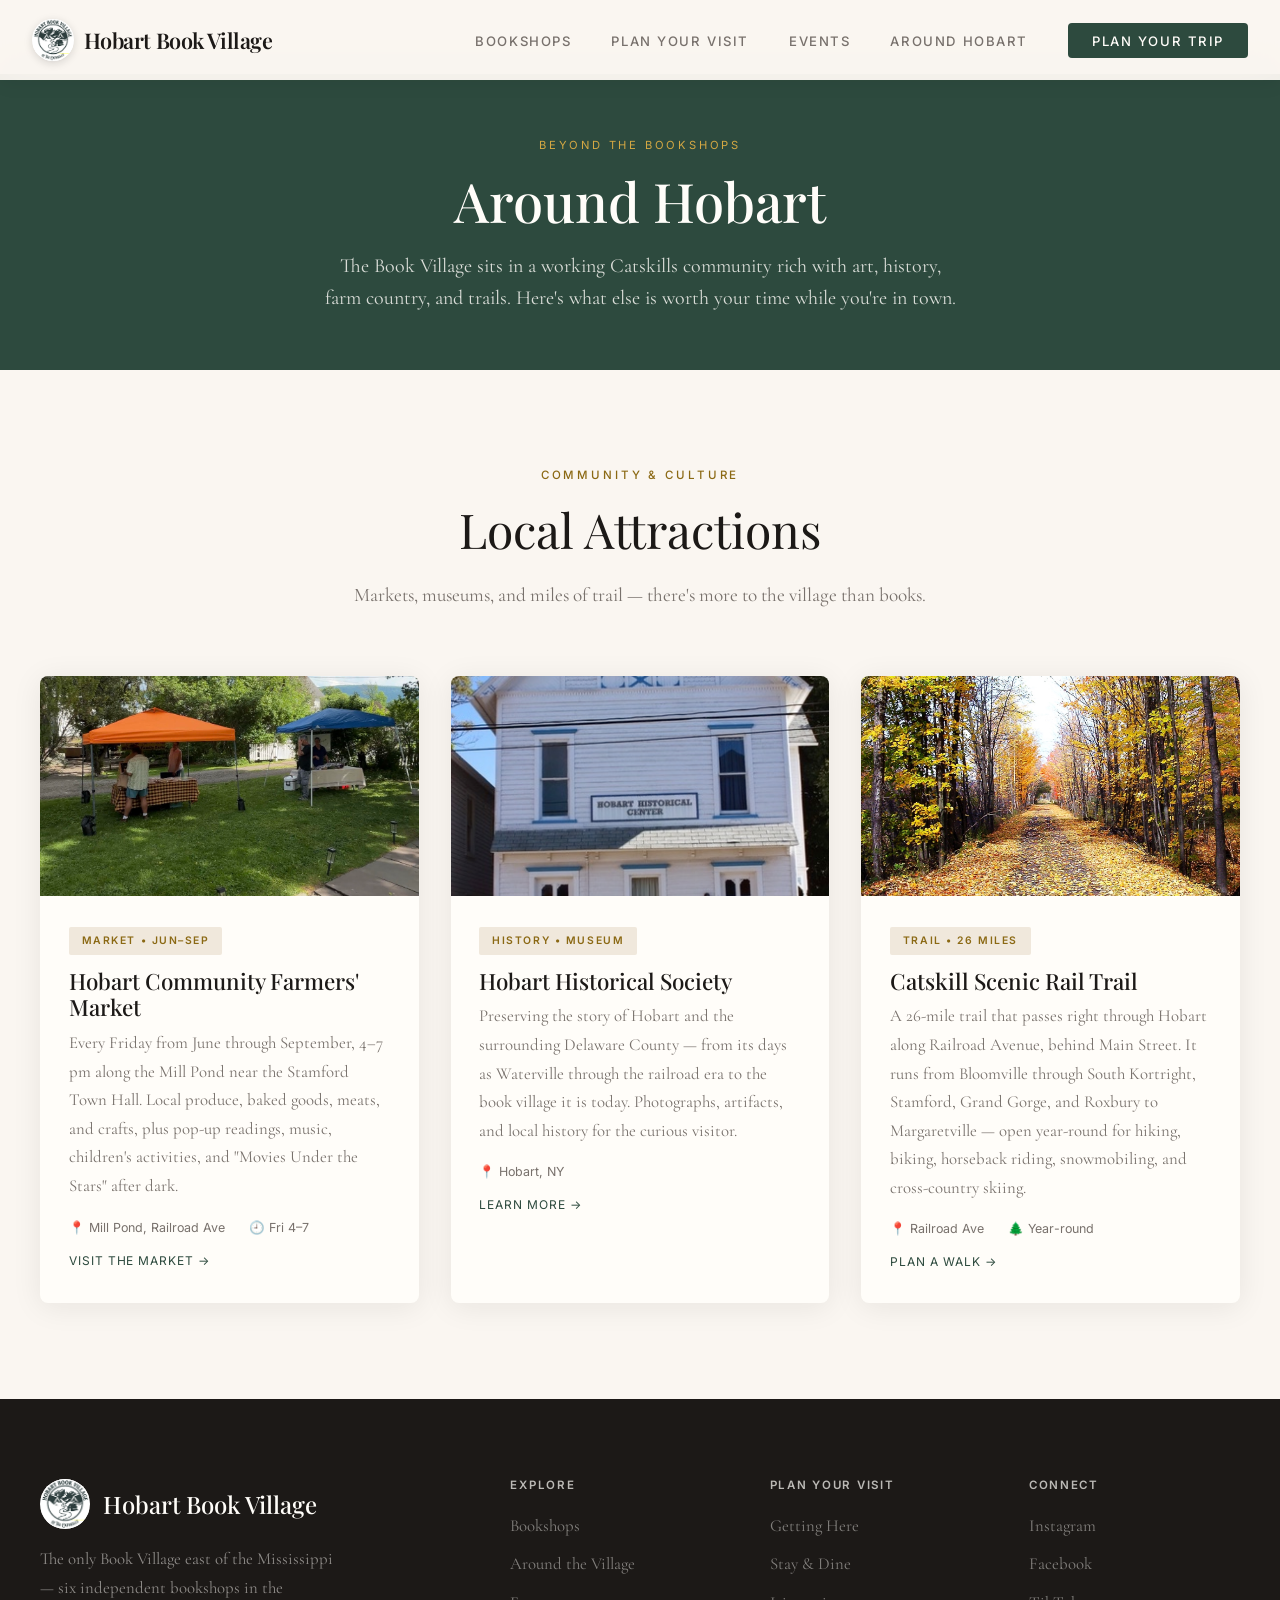
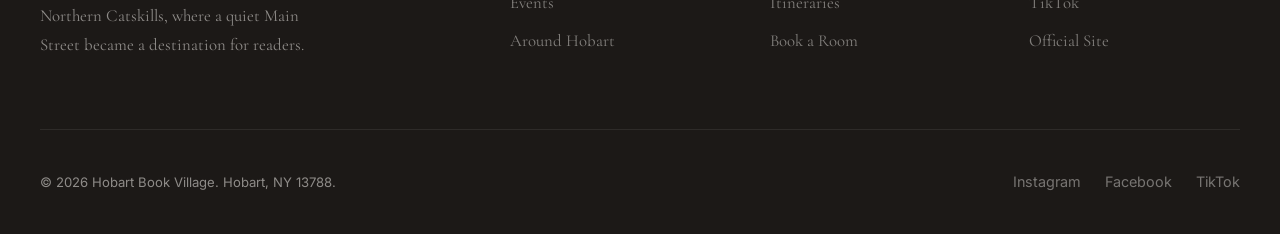
<file: around-hobart.html>
<!DOCTYPE html>
<html lang="en">
<head>
    <meta charset="UTF-8">
    <meta name="viewport" content="width=device-width, initial-scale=1.0">
    <title>Around Hobart — Hobart Book Village</title>
    <link rel="preconnect" href="https://fonts.googleapis.com">
    <link rel="preconnect" href="https://fonts.gstatic.com" crossorigin>
    <link href="https://fonts.googleapis.com/css2?family=Cormorant+Garamond:ital,wght@0,300;0,400;0,500;0,600;0,700;1,300;1,400;1,500&family=Inter:wght@300;400;500;600&family=Playfair+Display:ital,wght@0,400;0,500;0,600;0,700;1,400;1,500&display=swap" rel="stylesheet">
    <link rel="stylesheet" href="styles.css">
</head>
<body data-page="inner" data-active="around">

    <!-- Navigation is injected by site.js -->

    <header class="subpage-hero">
        <span class="eyebrow">Beyond the Bookshops</span>
        <h1>Around Hobart</h1>
        <p>The Book Village sits in a working Catskills community rich with art, history, farm country, and trails. Here's what else is worth your time while you're in town.</p>
    </header>

    <section class="bookstores">
        <div class="section-container">
            <div class="section-header fade-up">
                <span class="section-label">Community &amp; Culture</span>
                <h2 class="section-title">Local Attractions</h2>
                <p class="section-desc">Markets, museums, and miles of trail &mdash; there's more to the village than books.</p>
            </div>
            <div class="bookstore-grid">

                <a class="bookstore-card fade-up" href="http://www.hobartfarmersmarket.com/" target="_blank" rel="noopener">
                    <img class="bookstore-img" src="images/farmers-market.jpg" alt="Hobart Community Farmers' Market" loading="lazy">
                    <div class="bookstore-info">
                        <span class="bookstore-tag">Market &bull; Jun&ndash;Sep</span>
                        <h3 class="bookstore-name">Hobart Community Farmers' Market</h3>
                        <p class="bookstore-desc">Every Friday from June through September, 4&ndash;7 pm along the Mill Pond near the Stamford Town Hall. Local produce, baked goods, meats, and crafts, plus pop-up readings, music, children's activities, and "Movies Under the Stars" after dark.</p>
                        <div class="bookstore-meta"><span>&#128205; Mill Pond, Railroad Ave</span><span>&#128344; Fri 4&ndash;7</span></div>
                        <span class="bookstore-link">Visit the Market</span>
                    </div>
                </a>

                <a class="bookstore-card fade-up" href="http://www.hobarthistoricalsociety.org/" target="_blank" rel="noopener">
                    <img class="bookstore-img" src="images/historical-society.jpg" alt="Hobart Historical Society" loading="lazy">
                    <div class="bookstore-info">
                        <span class="bookstore-tag">History &bull; Museum</span>
                        <h3 class="bookstore-name">Hobart Historical Society</h3>
                        <p class="bookstore-desc">Preserving the story of Hobart and the surrounding Delaware County &mdash; from its days as Waterville through the railroad era to the book village it is today. Photographs, artifacts, and local history for the curious visitor.</p>
                        <div class="bookstore-meta"><span>&#128205; Hobart, NY</span></div>
                        <span class="bookstore-link">Learn More</span>
                    </div>
                </a>

                <a class="bookstore-card fade-up" href="https://greatwesterncatskills.com/catskill-scenic-trail/" target="_blank" rel="noopener">
                    <img class="bookstore-img" src="images/scenic-trail.jpg" alt="Catskill Scenic Rail Trail" loading="lazy">
                    <div class="bookstore-info">
                        <span class="bookstore-tag">Trail &bull; 26 Miles</span>
                        <h3 class="bookstore-name">Catskill Scenic Rail Trail</h3>
                        <p class="bookstore-desc">A 26-mile trail that passes right through Hobart along Railroad Avenue, behind Main Street. It runs from Bloomville through South Kortright, Stamford, Grand Gorge, and Roxbury to Margaretville &mdash; open year-round for hiking, biking, horseback riding, snowmobiling, and cross-country skiing.</p>
                        <div class="bookstore-meta"><span>&#128205; Railroad Ave</span><span>&#127794; Year-round</span></div>
                        <span class="bookstore-link">Plan a Walk</span>
                    </div>
                </a>

            </div>
        </div>
    </section>

    <!-- Footer is injected by site.js -->

    <script src="site.js"></script>
</body>
</html>
</file>
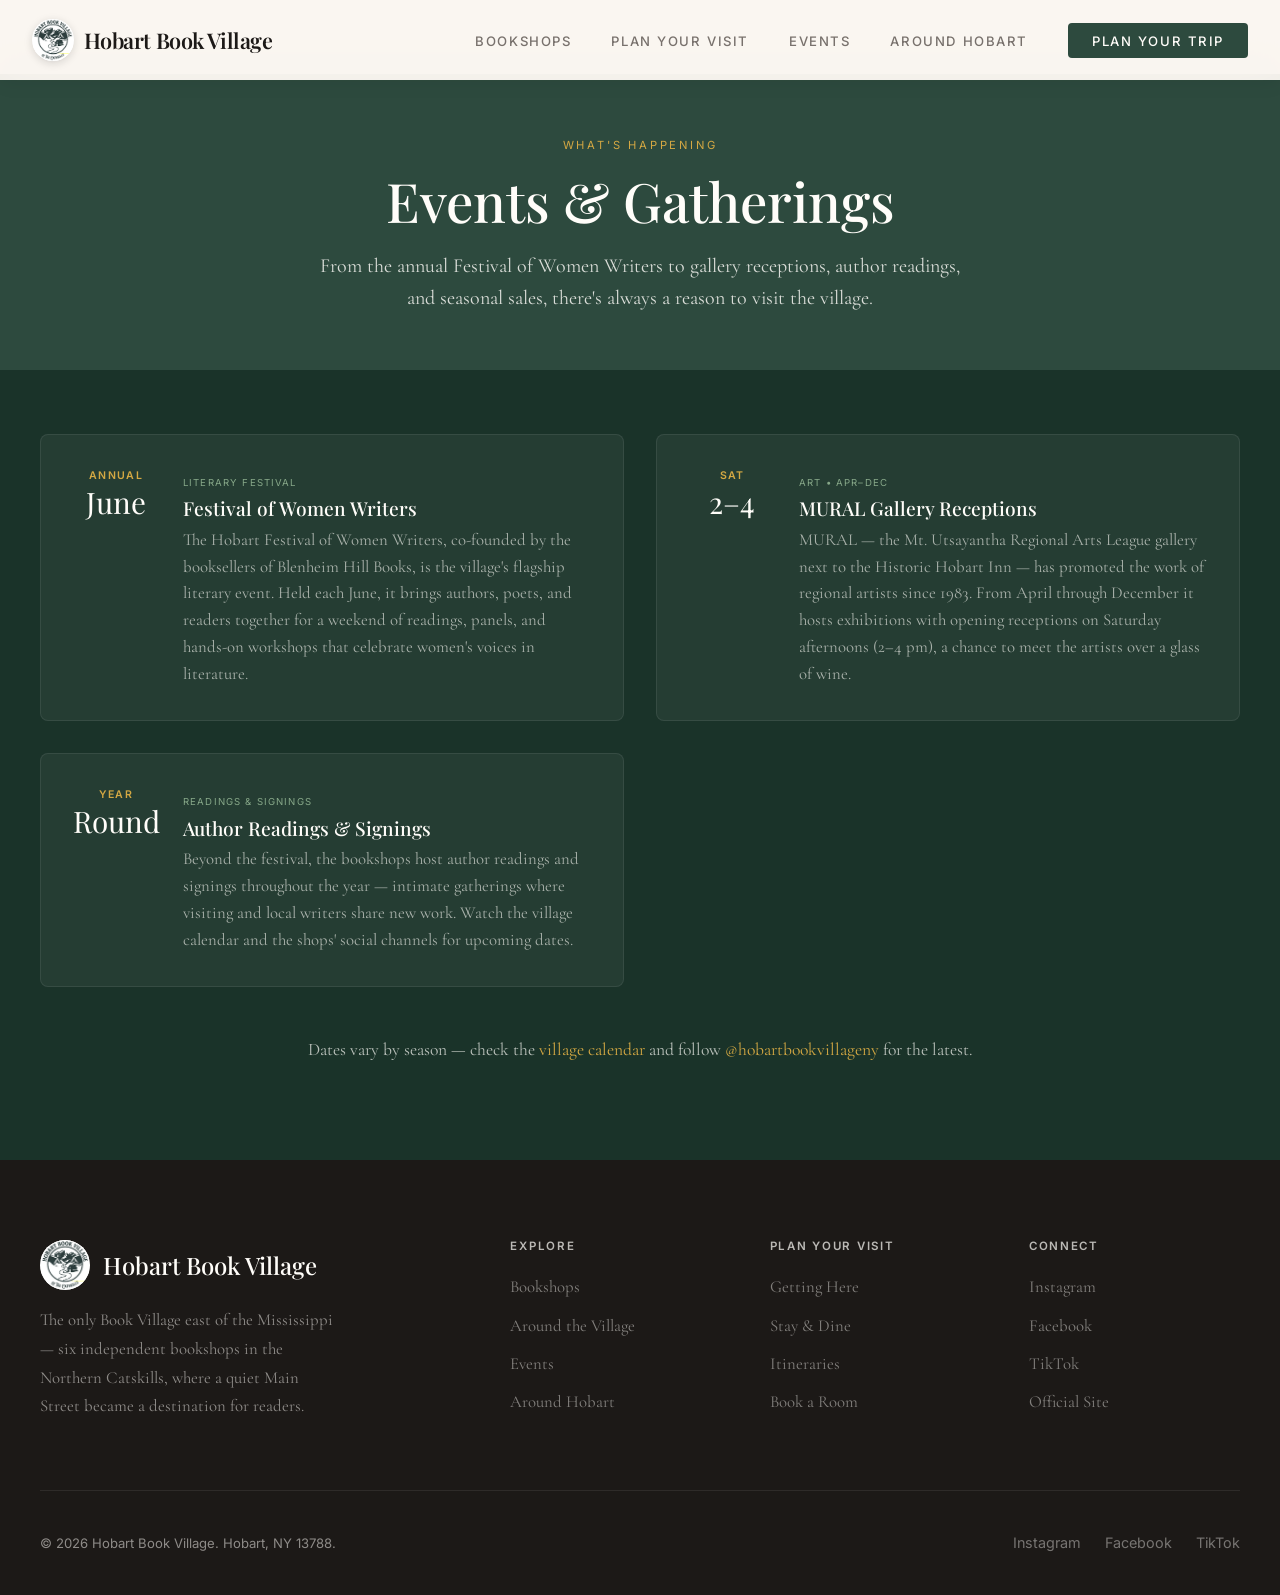
<file: events.html>
<!DOCTYPE html>
<html lang="en">
<head>
    <meta charset="UTF-8">
    <meta name="viewport" content="width=device-width, initial-scale=1.0">
    <title>Events & Gatherings — Hobart Book Village</title>
    <link rel="preconnect" href="https://fonts.googleapis.com">
    <link rel="preconnect" href="https://fonts.gstatic.com" crossorigin>
    <link href="https://fonts.googleapis.com/css2?family=Cormorant+Garamond:ital,wght@0,300;0,400;0,500;0,600;0,700;1,300;1,400;1,500&family=Inter:wght@300;400;500;600&family=Playfair+Display:ital,wght@0,400;0,500;0,600;0,700;1,400;1,500&display=swap" rel="stylesheet">
    <link rel="stylesheet" href="styles.css">
</head>
<body data-page="inner" data-active="events">

    <!-- Navigation is injected by site.js -->

    <header class="subpage-hero">
        <span class="eyebrow">What's Happening</span>
        <h1>Events &amp; Gatherings</h1>
        <p>From the annual Festival of Women Writers to gallery receptions, author readings, and seasonal sales, there's always a reason to visit the village.</p>
    </header>

    <section class="events" style="padding-top:4rem;">
        <div class="section-container">
            <div class="events-grid" id="eventsFull"></div>
            <p style="text-align:center; margin-top:3rem; font-family:'Cormorant Garamond',serif; font-size:1.1rem; color:rgba(255,253,249,0.7);">
                Dates vary by season &mdash; check the
                <a href="http://www.hobartbookvillage.com/calendar.html" target="_blank" rel="noopener" style="color:var(--gold); text-decoration:none;">village calendar</a>
                and follow <a href="https://www.instagram.com/hobartbookvillageny/" target="_blank" rel="noopener" style="color:var(--gold); text-decoration:none;">@hobartbookvillageny</a> for the latest.
            </p>
        </div>
    </section>

    <!-- Footer is injected by site.js -->

    <script src="events.js"></script>
    <script>
        document.getElementById("eventsFull").innerHTML = window.EVENTS.map(function (e) {
            return '<div class="event-card fade-up">' +
                '<div class="event-date"><span class="month">' + e.badgeTop + '</span><span class="day">' + e.badgeBig + '</span></div>' +
                '<div class="event-details"><span class="event-type">' + e.type + '</span><h3>' + e.title + '</h3><p>' + e.long + '</p></div>' +
            '</div>';
        }).join("");
    </script>
    <script src="site.js"></script>
</body>
</html>
</file>
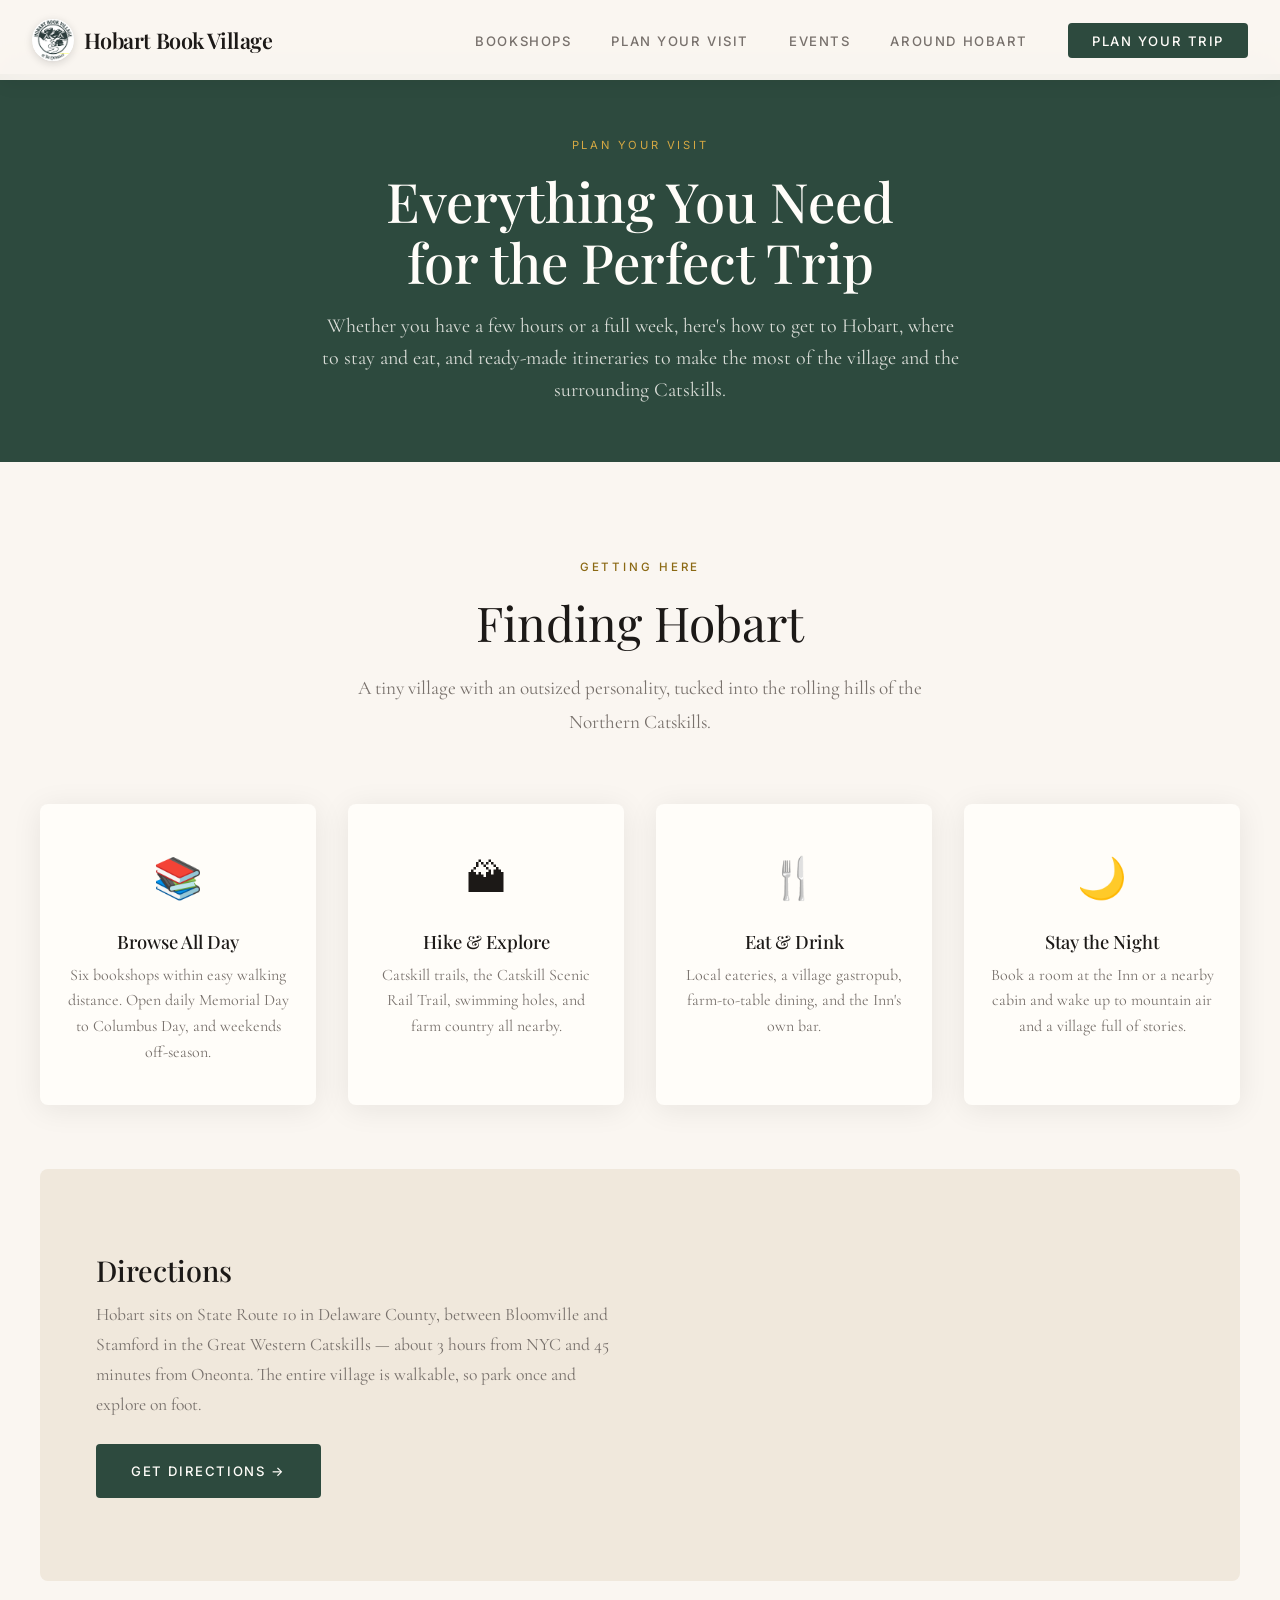
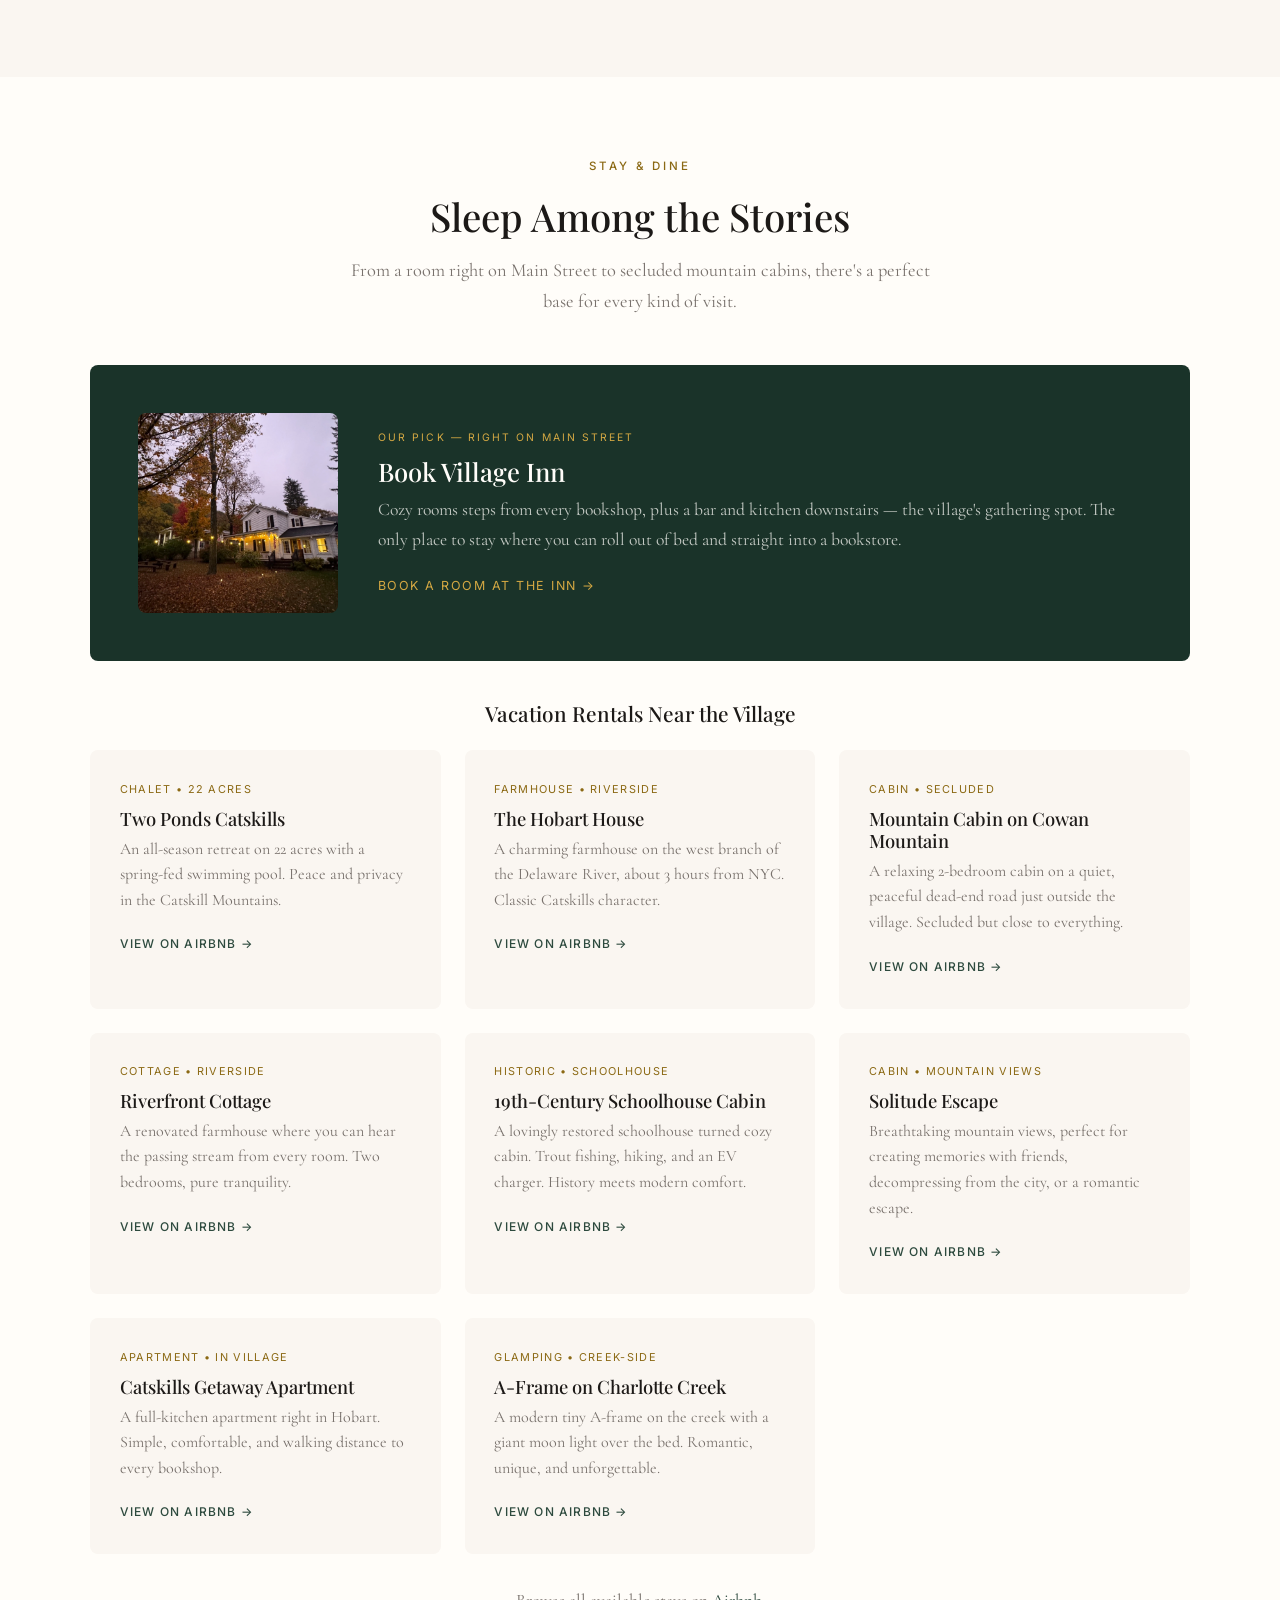
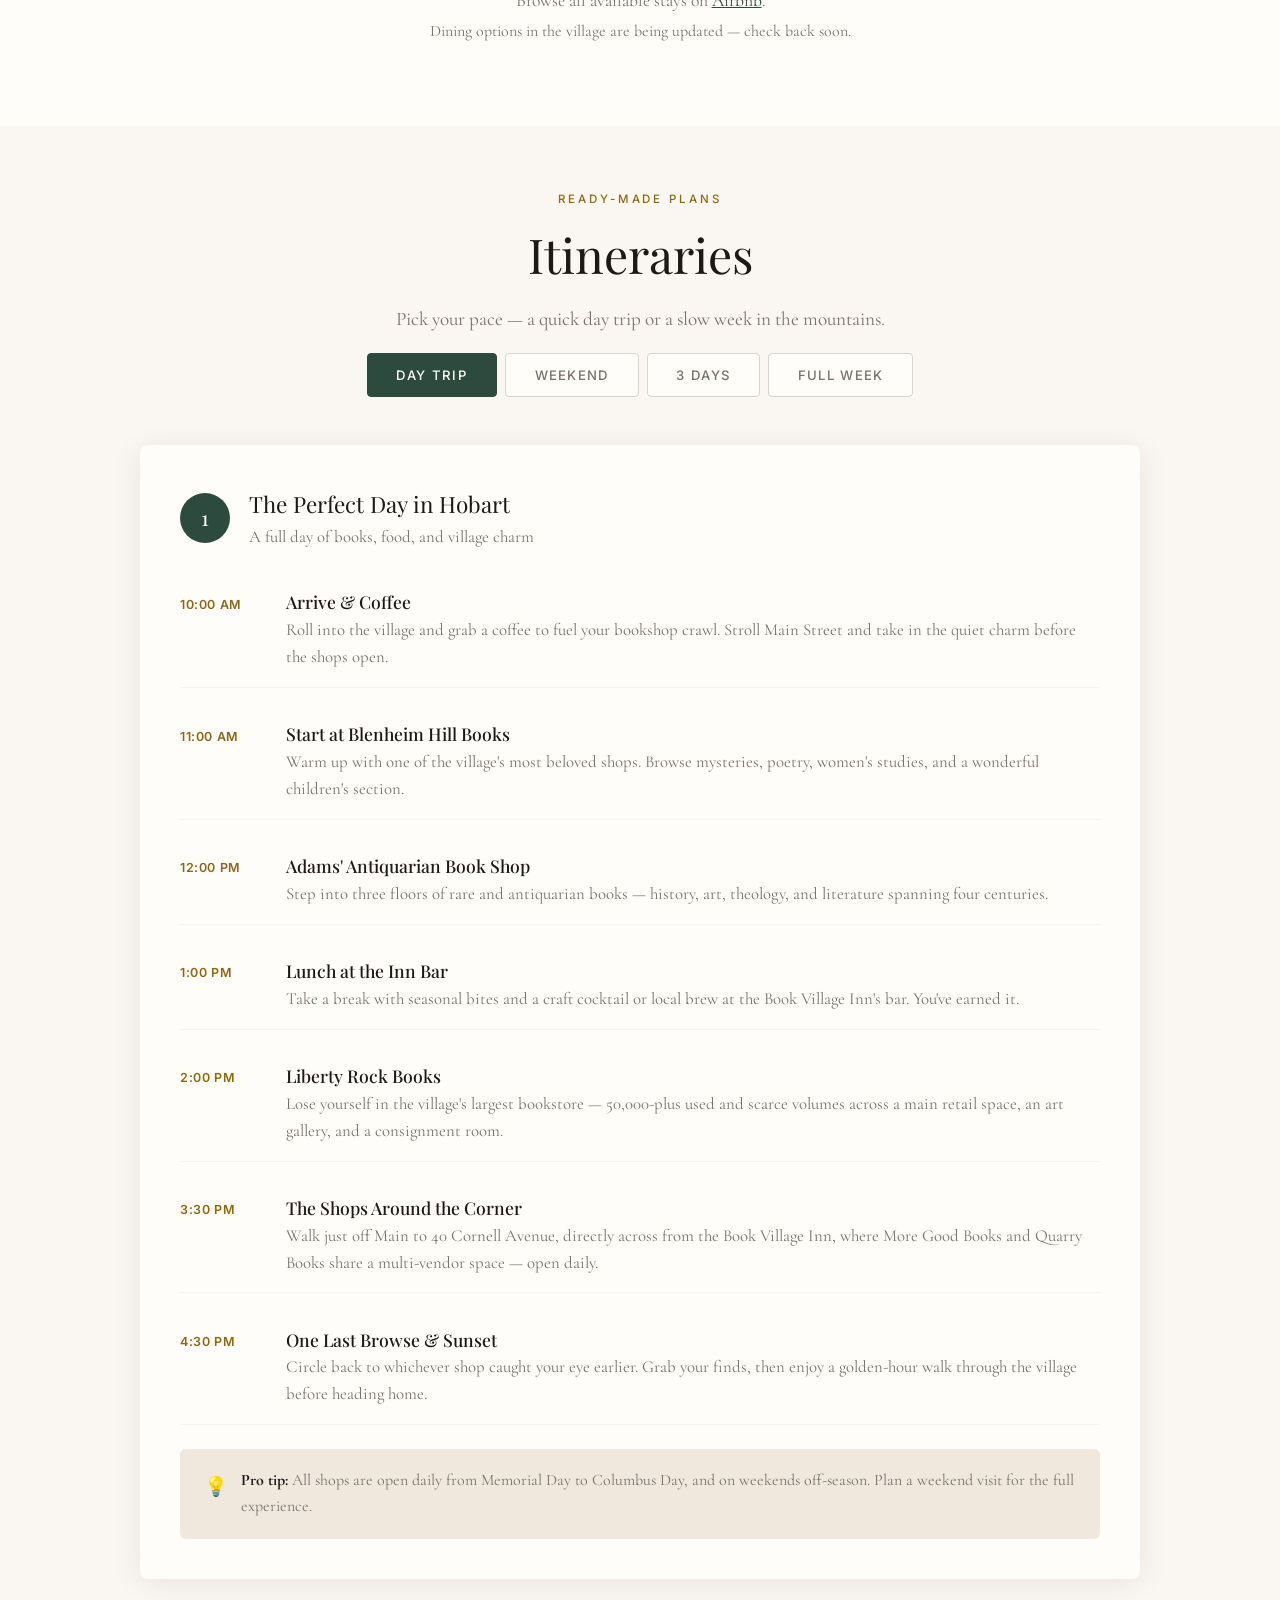
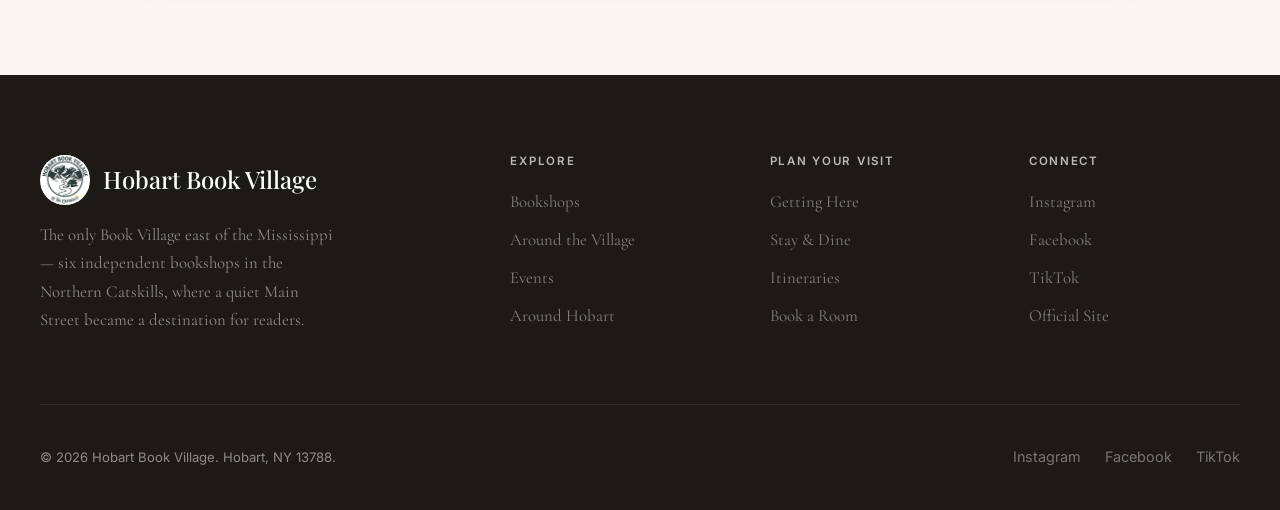
<file: itineraries.html>
<!DOCTYPE html>
<html lang="en">
<head>
    <meta charset="UTF-8">
    <meta http-equiv="refresh" content="0; url=plan.html#itineraries">
    <link rel="canonical" href="plan.html">
    <title>Redirecting to Plan Your Visit — Hobart Book Village</title>
    <script>window.location.replace("plan.html#itineraries");</script>
</head>
<body>
    <p style="font-family: sans-serif; padding: 2rem;">
        This page has moved. <a href="plan.html#itineraries">Continue to Plan Your Visit &rarr;</a>
    </p>
</body>
</html>
</file>
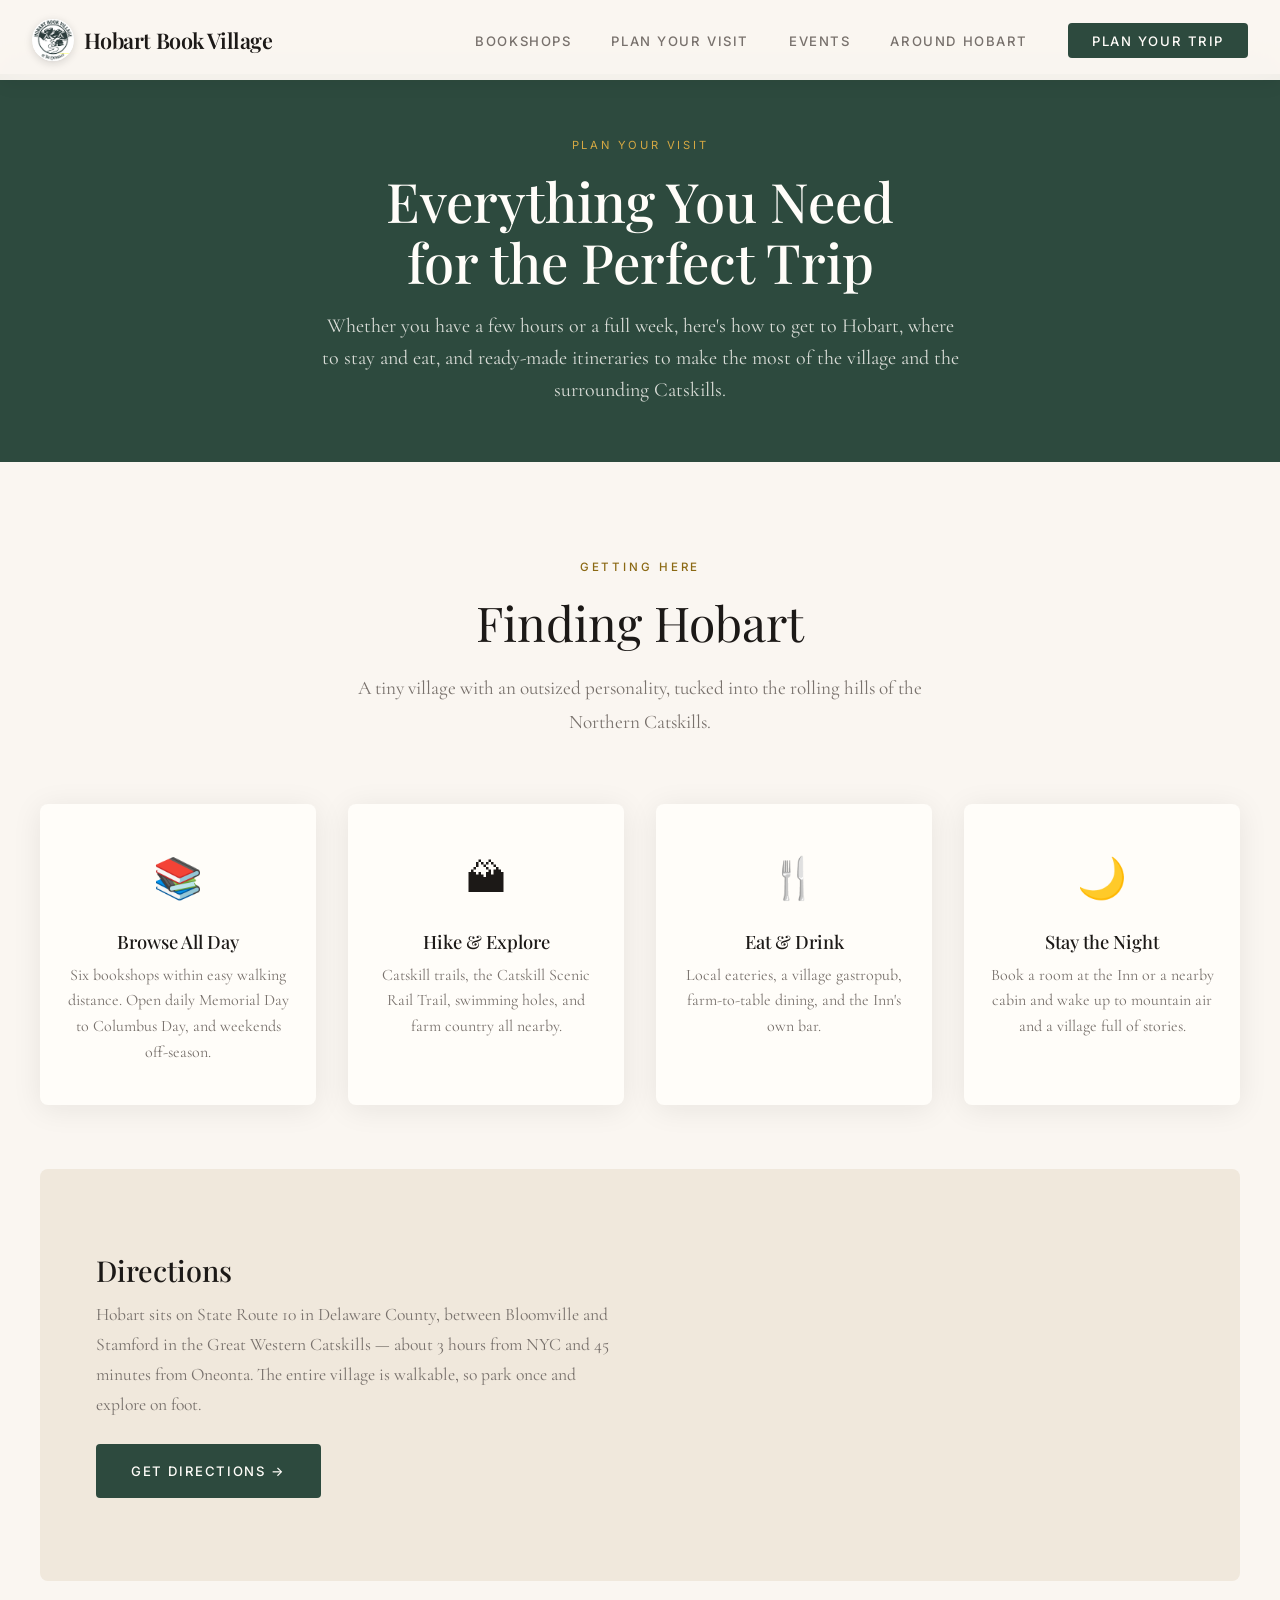
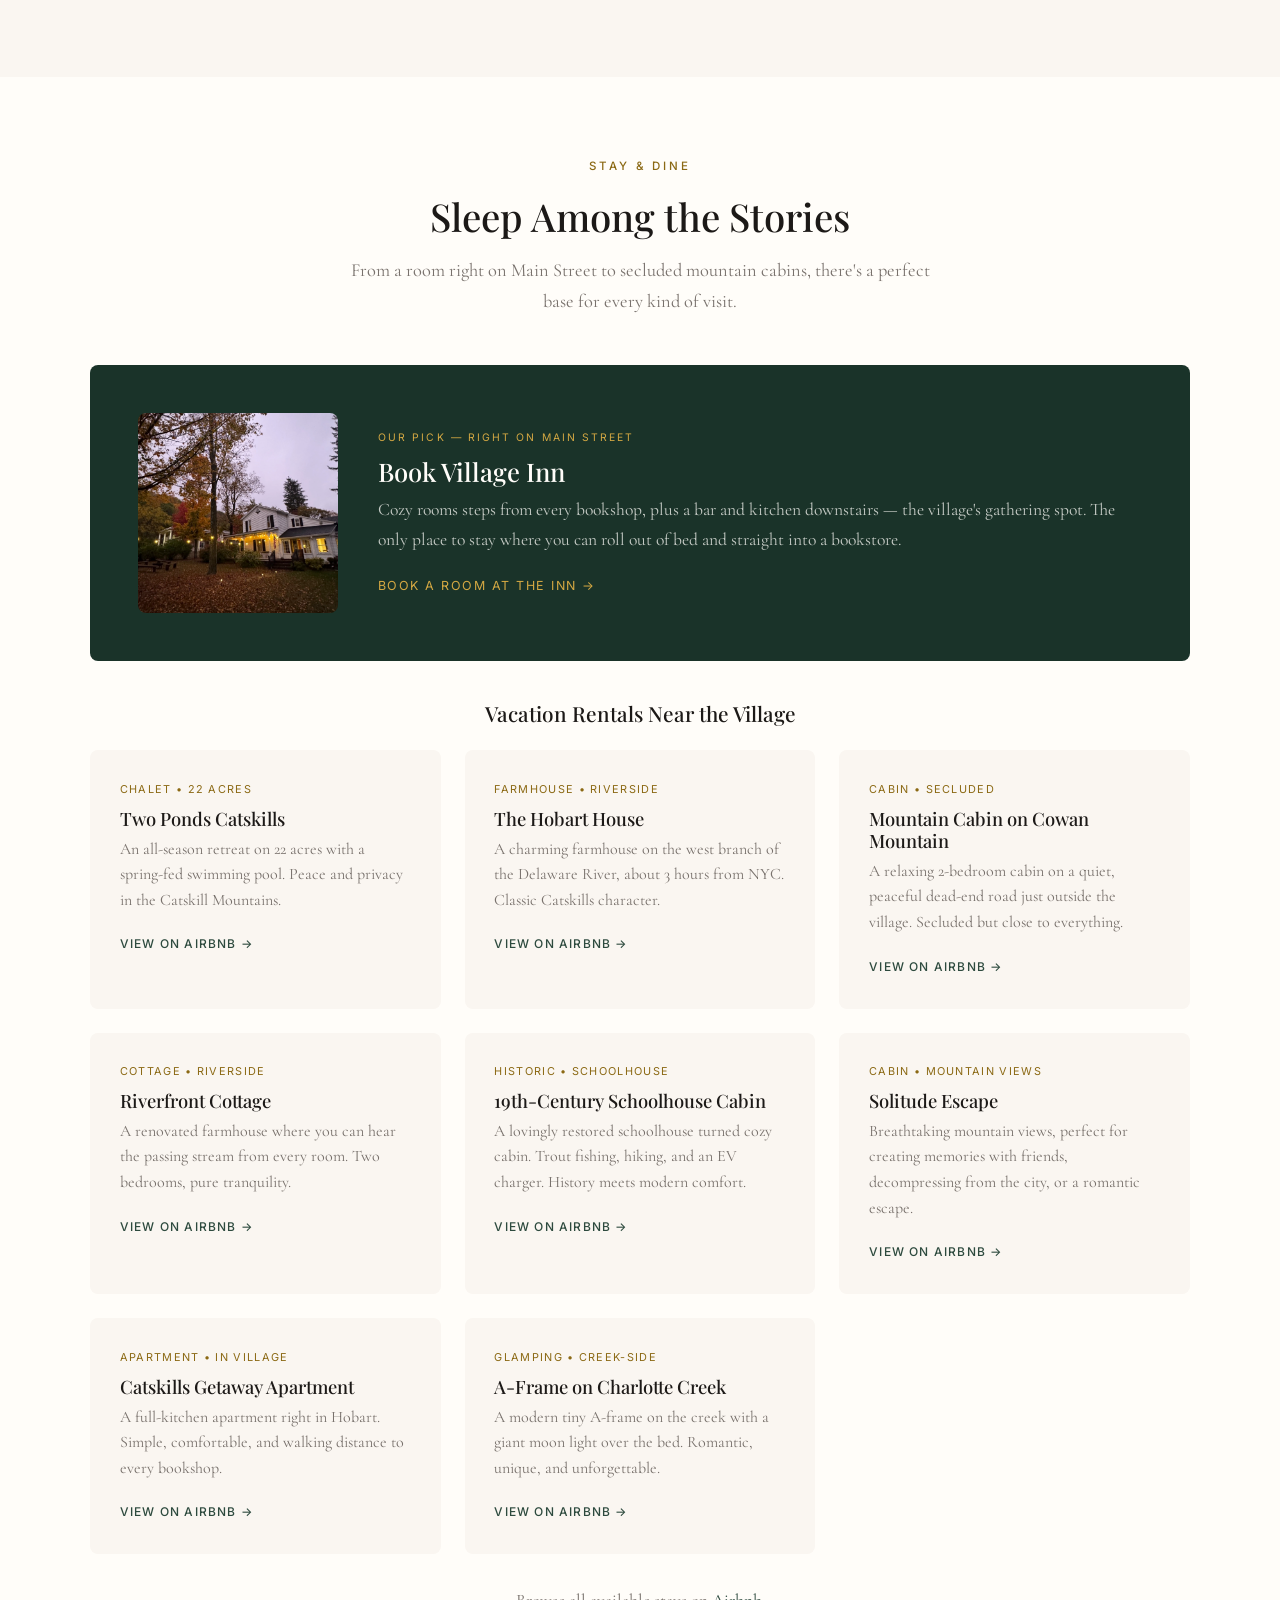
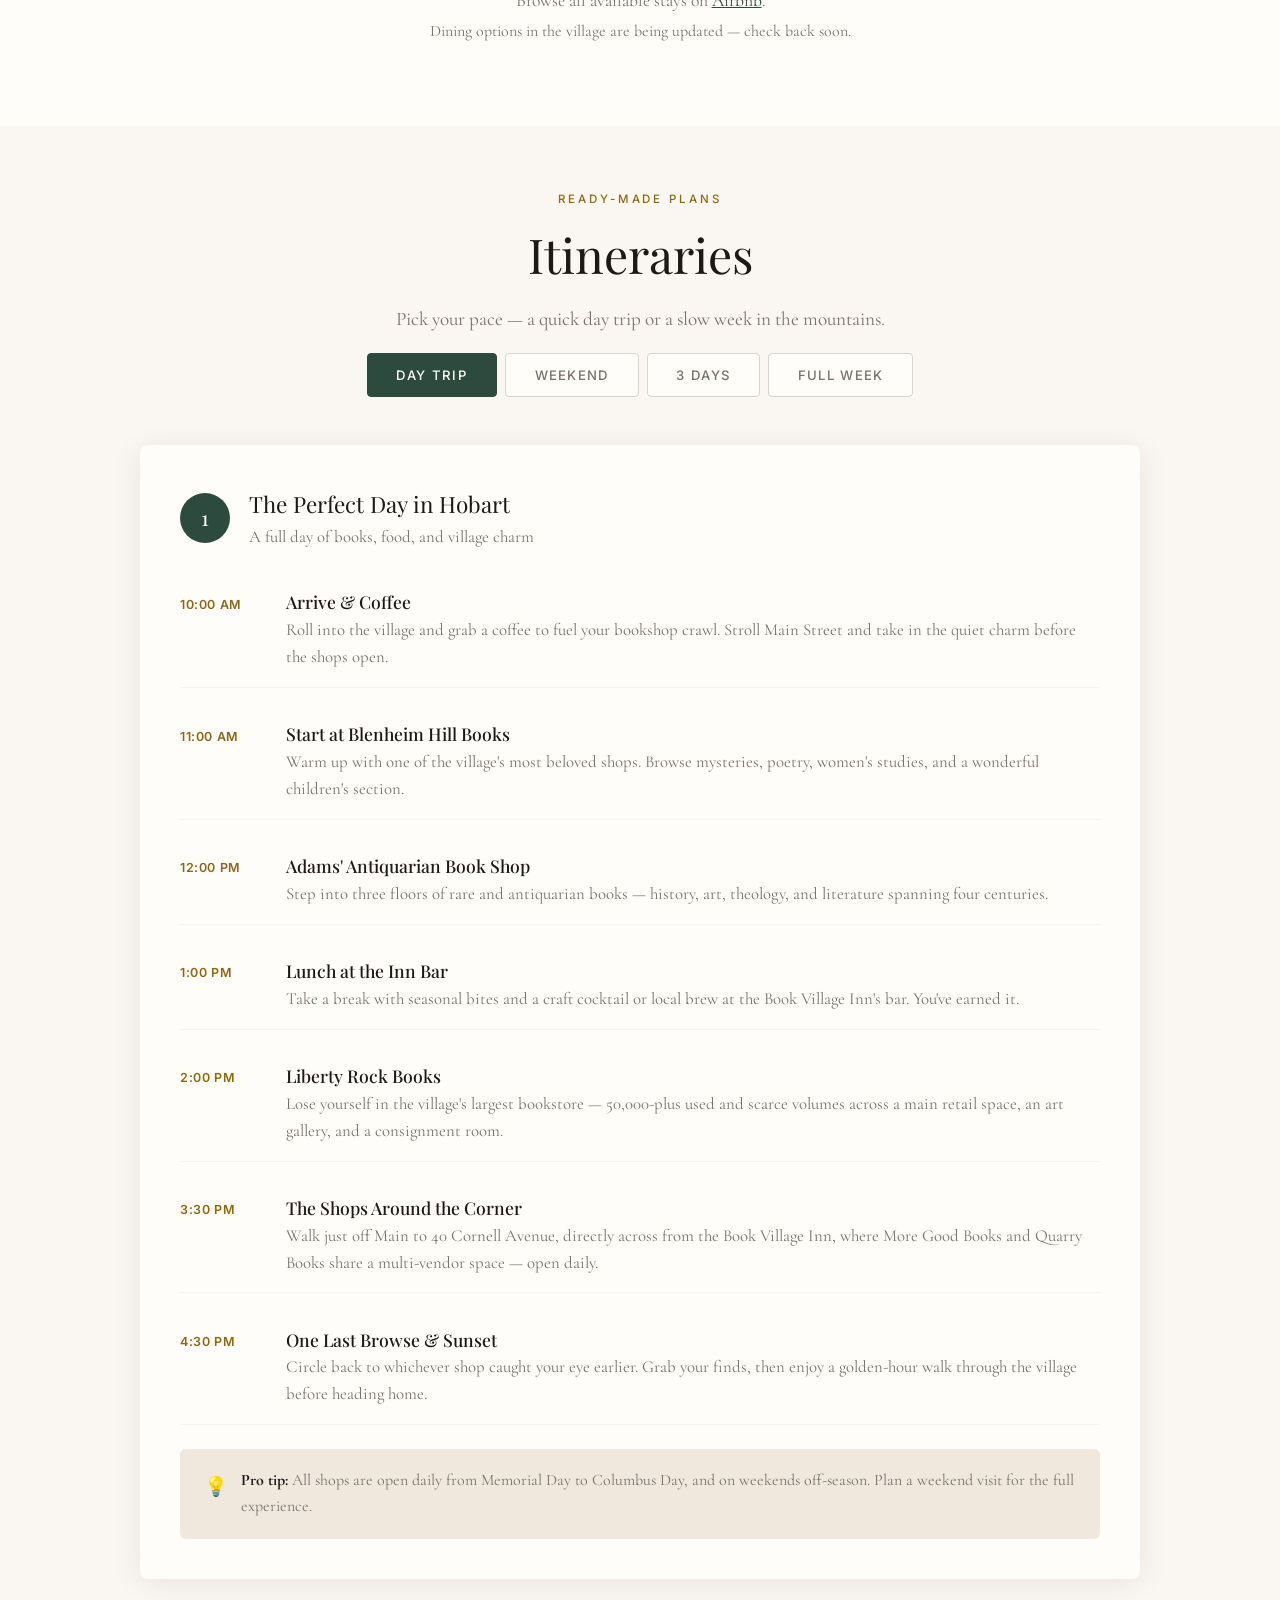
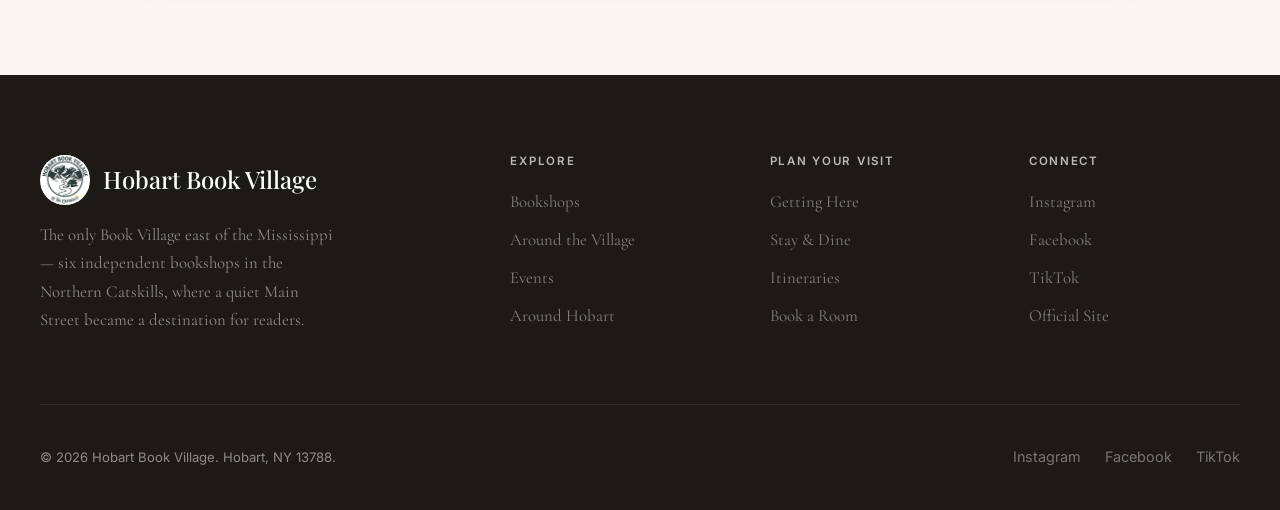
<file: plan.html>
<!DOCTYPE html>
<html lang="en">
<head>
    <meta charset="UTF-8">
    <meta name="viewport" content="width=device-width, initial-scale=1.0">
    <title>Plan Your Visit — Hobart Book Village</title>
    <link rel="preconnect" href="https://fonts.googleapis.com">
    <link rel="preconnect" href="https://fonts.gstatic.com" crossorigin>
    <link href="https://fonts.googleapis.com/css2?family=Cormorant+Garamond:ital,wght@0,300;0,400;0,500;0,600;0,700;1,300;1,400;1,500&family=Inter:wght@300;400;500;600&family=Playfair+Display:ital,wght@0,400;0,500;0,600;0,700;1,400;1,500&display=swap" rel="stylesheet">
    <link rel="stylesheet" href="styles.css">
</head>
<body data-page="inner" data-active="plan">

    <!-- Navigation is injected by site.js -->

    <header class="subpage-hero">
        <span class="eyebrow">Plan Your Visit</span>
        <h1>Everything You Need<br>for the Perfect Trip</h1>
        <p>Whether you have a few hours or a full week, here's how to get to Hobart, where to stay and eat, and ready-made itineraries to make the most of the village and the surrounding Catskills.</p>
    </header>

    <!-- GETTING HERE -->
    <section class="visit" id="visit">
        <div class="section-container">
            <div class="section-header fade-up">
                <span class="section-label">Getting Here</span>
                <h2 class="section-title">Finding Hobart</h2>
                <p class="section-desc">A tiny village with an outsized personality, tucked into the rolling hills of the Northern Catskills.</p>
            </div>
            <div class="visit-features fade-up">
                <div class="visit-feature"><span class="visit-icon">&#128218;</span><h3>Browse All Day</h3><p>Six bookshops within easy walking distance. Open daily Memorial Day to Columbus Day, and weekends off-season.</p></div>
                <div class="visit-feature"><span class="visit-icon">&#127956;</span><h3>Hike &amp; Explore</h3><p>Catskill trails, the Catskill Scenic Rail Trail, swimming holes, and farm country all nearby.</p></div>
                <div class="visit-feature"><span class="visit-icon">&#127860;</span><h3>Eat &amp; Drink</h3><p>Local eateries, a village gastropub, farm-to-table dining, and the Inn's own bar.</p></div>
                <div class="visit-feature"><span class="visit-icon">&#127769;</span><h3>Stay the Night</h3><p>Book a room at the Inn or a nearby cabin and wake up to mountain air and a village full of stories.</p></div>
            </div>
            <div class="visit-callout fade-up">
                <div class="visit-callout-text">
                    <h3>Directions</h3>
                    <p>Hobart sits on State Route 10 in Delaware County, between Bloomville and Stamford in the Great Western Catskills &mdash; about 3 hours from NYC and 45 minutes from Oneonta. The entire village is walkable, so park once and explore on foot.</p>
                    <a href="https://maps.google.com/?q=Hobart+NY+13788" target="_blank" rel="noopener" class="btn btn-primary" style="display:inline-flex;">Get Directions &rarr;</a>
                </div>
                <div class="visit-callout-map">
                    <iframe src="https://www.google.com/maps/embed?pb=!1m18!1m12!1m3!1d5938.536!2d-74.668!3d42.3725!2m3!1f0!2f0!3f0!3m2!1i1024!2i768!4f13.1!3m3!1m2!1s0x89dce7d2a1c2d8ab%3A0x4e8df0d3cbb92c5e!2sHobart%2C+NY+13788!5e0!3m2!1sen!2sus!4v1" allowfullscreen="" loading="lazy" title="Map of Hobart, NY"></iframe>
                </div>
            </div>
        </div>
    </section>

    <!-- STAY & DINE -->
    <section class="stays-section" id="stay">
        <div class="stays-container">
            <div class="stays-header fade-up">
                <span class="label">Stay &amp; Dine</span>
                <h2>Sleep Among the Stories</h2>
                <p>From a room right on Main Street to secluded mountain cabins, there's a perfect base for every kind of visit.</p>
            </div>

            <div class="stays-featured fade-up">
                <img class="stays-featured-img" src="images/book-village-inn.jpg" alt="Book Village Inn" loading="lazy">
                <div>
                    <span class="tag">Our Pick &mdash; Right on Main Street</span>
                    <h3>Book Village Inn</h3>
                    <p>Cozy rooms steps from every bookshop, plus a bar and kitchen downstairs &mdash; the village's gathering spot. The only place to stay where you can roll out of bed and straight into a bookstore.</p>
                    <a href="https://www.bookvillageinn.com/" target="_blank" rel="noopener" class="link">Book a Room at the Inn &rarr;</a>
                </div>
            </div>

            <h3 style="font-family:'Playfair Display',serif; font-size:1.3rem; font-weight:500; margin-bottom:1.5rem; text-align:center;">Vacation Rentals Near the Village</h3>
            <div class="stays-grid fade-up">
                <div class="stay-listing">
                    <span class="type">Chalet &bull; 22 Acres</span>
                    <h3>Two Ponds Catskills</h3>
                    <p>An all-season retreat on 22 acres with a spring-fed swimming pool. Peace and privacy in the Catskill Mountains.</p>
                    <a href="https://www.airbnb.com/rooms/964451156983575882" target="_blank" rel="noopener">View on Airbnb &rarr;</a>
                </div>
                <div class="stay-listing">
                    <span class="type">Farmhouse &bull; Riverside</span>
                    <h3>The Hobart House</h3>
                    <p>A charming farmhouse on the west branch of the Delaware River, about 3 hours from NYC. Classic Catskills character.</p>
                    <a href="https://www.airbnb.com/rooms/52103886" target="_blank" rel="noopener">View on Airbnb &rarr;</a>
                </div>
                <div class="stay-listing">
                    <span class="type">Cabin &bull; Secluded</span>
                    <h3>Mountain Cabin on Cowan Mountain</h3>
                    <p>A relaxing 2-bedroom cabin on a quiet, peaceful dead-end road just outside the village. Secluded but close to everything.</p>
                    <a href="https://www.airbnb.com/rooms/44061475" target="_blank" rel="noopener">View on Airbnb &rarr;</a>
                </div>
                <div class="stay-listing">
                    <span class="type">Cottage &bull; Riverside</span>
                    <h3>Riverfront Cottage</h3>
                    <p>A renovated farmhouse where you can hear the passing stream from every room. Two bedrooms, pure tranquility.</p>
                    <a href="https://www.airbnb.com/rooms/52398062" target="_blank" rel="noopener">View on Airbnb &rarr;</a>
                </div>
                <div class="stay-listing">
                    <span class="type">Historic &bull; Schoolhouse</span>
                    <h3>19th-Century Schoolhouse Cabin</h3>
                    <p>A lovingly restored schoolhouse turned cozy cabin. Trout fishing, hiking, and an EV charger. History meets modern comfort.</p>
                    <a href="https://www.airbnb.com/rooms/1168507486312187319" target="_blank" rel="noopener">View on Airbnb &rarr;</a>
                </div>
                <div class="stay-listing">
                    <span class="type">Cabin &bull; Mountain Views</span>
                    <h3>Solitude Escape</h3>
                    <p>Breathtaking mountain views, perfect for creating memories with friends, decompressing from the city, or a romantic escape.</p>
                    <a href="https://www.airbnb.com/rooms/31532333" target="_blank" rel="noopener">View on Airbnb &rarr;</a>
                </div>
                <div class="stay-listing">
                    <span class="type">Apartment &bull; In Village</span>
                    <h3>Catskills Getaway Apartment</h3>
                    <p>A full-kitchen apartment right in Hobart. Simple, comfortable, and walking distance to every bookshop.</p>
                    <a href="https://www.airbnb.com/rooms/745673456432692459" target="_blank" rel="noopener">View on Airbnb &rarr;</a>
                </div>
                <div class="stay-listing">
                    <span class="type">Glamping &bull; Creek-side</span>
                    <h3>A-Frame on Charlotte Creek</h3>
                    <p>A modern tiny A-frame on the creek with a giant moon light over the bed. Romantic, unique, and unforgettable.</p>
                    <a href="https://www.airbnb.com/hobart-ny/stays" target="_blank" rel="noopener">View on Airbnb &rarr;</a>
                </div>
            </div>
            <p style="text-align:center; margin-top:2rem; font-family:'Cormorant Garamond', serif; font-size:1.1rem; color:var(--warm-gray);">
                Browse all available stays on <a href="https://www.airbnb.com/hobart-ny/stays" target="_blank" rel="noopener" style="color:var(--deep-green); text-decoration:underline;">Airbnb</a>.
                <br><span style="font-size:1rem;">Dining options in the village are being updated &mdash; check back soon.</span>
            </p>
        </div>
    </section>

    <!-- ITINERARIES -->
    <section class="tabs-section" id="itineraries" style="background:var(--cream);">
        <div class="section-header fade-up" style="margin-bottom:1rem;">
            <span class="section-label">Ready-Made Plans</span>
            <h2 class="section-title">Itineraries</h2>
            <p class="section-desc">Pick your pace &mdash; a quick day trip or a slow week in the mountains.</p>
        </div>
        <div class="tabs-container">
            <div class="tab-buttons">
                <button class="tab-btn active" data-tab="day">Day Trip</button>
                <button class="tab-btn" data-tab="weekend">Weekend</button>
                <button class="tab-btn" data-tab="three">3 Days</button>
                <button class="tab-btn" data-tab="week">Full Week</button>
            </div>

            <div class="tab-content active" id="tab-day">
                <div class="itin-day">
                    <div class="itin-day-header">
                        <div class="itin-day-num">1</div>
                        <div><div class="itin-day-title">The Perfect Day in Hobart</div><div class="itin-day-subtitle">A full day of books, food, and village charm</div></div>
                    </div>
                    <div class="itin-block"><div class="itin-time">10:00 AM</div><div class="itin-activity"><h4>Arrive &amp; Coffee</h4><p>Roll into the village and grab a coffee to fuel your bookshop crawl. Stroll Main Street and take in the quiet charm before the shops open.</p></div></div>
                    <div class="itin-block"><div class="itin-time">11:00 AM</div><div class="itin-activity"><h4>Start at Blenheim Hill Books</h4><p>Warm up with one of the village's most beloved shops. Browse mysteries, poetry, women's studies, and a wonderful children's section.</p></div></div>
                    <div class="itin-block"><div class="itin-time">12:00 PM</div><div class="itin-activity"><h4>Adams' Antiquarian Book Shop</h4><p>Step into three floors of rare and antiquarian books &mdash; history, art, theology, and literature spanning four centuries.</p></div></div>
                    <div class="itin-block"><div class="itin-time">1:00 PM</div><div class="itin-activity"><h4>Lunch at the Inn Bar</h4><p>Take a break with seasonal bites and a craft cocktail or local brew at the Book Village Inn's bar. You've earned it.</p></div></div>
                    <div class="itin-block"><div class="itin-time">2:00 PM</div><div class="itin-activity"><h4>Liberty Rock Books</h4><p>Lose yourself in the village's largest bookstore &mdash; 50,000-plus used and scarce volumes across a main retail space, an art gallery, and a consignment room.</p></div></div>
                    <div class="itin-block"><div class="itin-time">3:30 PM</div><div class="itin-activity"><h4>The Shops Around the Corner</h4><p>Walk just off Main to 40 Cornell Avenue, directly across from the Book Village Inn, where More Good Books and Quarry Books share a multi-vendor space &mdash; open daily.</p></div></div>
                    <div class="itin-block"><div class="itin-time">4:30 PM</div><div class="itin-activity"><h4>One Last Browse &amp; Sunset</h4><p>Circle back to whichever shop caught your eye earlier. Grab your finds, then enjoy a golden-hour walk through the village before heading home.</p></div></div>
                    <div class="itin-tip"><span class="itin-tip-icon">&#128161;</span><p><strong>Pro tip:</strong> All shops are open daily from Memorial Day to Columbus Day, and on weekends off-season. Plan a weekend visit for the full experience.</p></div>
                </div>
            </div>

            <div class="tab-content" id="tab-weekend">
                <div class="itin-day">
                    <div class="itin-day-header">
                        <div class="itin-day-num">1</div>
                        <div><div class="itin-day-title">Saturday &mdash; The Full Village Tour</div><div class="itin-day-subtitle">Settle in and explore every bookshop</div></div>
                    </div>
                    <div class="itin-block"><div class="itin-time">Morning</div><div class="itin-activity"><h4>Check In &amp; Coffee</h4><p>Arrive at the Book Village Inn (or your rental), drop your bags, and stroll Main Street with a coffee in hand.</p></div></div>
                    <div class="itin-block"><div class="itin-time">11 AM</div><div class="itin-activity"><h4>Bookshop Crawl: Part 1</h4><p>Start with Blenheim Hill Books, Adams' Antiquarian, and Liberty Rock Books. Take your time &mdash; you have all weekend.</p></div></div>
                    <div class="itin-block"><div class="itin-time">1 PM</div><div class="itin-activity"><h4>Lunch at the Inn Bar</h4><p>Seasonal food, craft cocktails, and the warmth of the village's favorite gathering spot.</p></div></div>
                    <div class="itin-block"><div class="itin-time">Afternoon</div><div class="itin-activity"><h4>Bookshop Crawl: Part 2</h4><p>Quarry Books and More Good Books at The Shops Around the Corner (40 Cornell Avenue), then The Hidden Bookshop at the Book Village Inn. Find your treasures.</p></div></div>
                    <div class="itin-block"><div class="itin-time">Evening</div><div class="itin-activity"><h4>Dinner &amp; Reading</h4><p>Dine locally, then curl up with your new haul. There's no better way to spend a Saturday night.</p></div></div>
                </div>
                <div class="itin-day">
                    <div class="itin-day-header">
                        <div class="itin-day-num">2</div>
                        <div><div class="itin-day-title">Sunday &mdash; Nature &amp; Slow Morning</div><div class="itin-day-subtitle">Trails, farm stands, and a farewell browse</div></div>
                    </div>
                    <div class="itin-block"><div class="itin-time">Morning</div><div class="itin-activity"><h4>Slow Start &amp; Walk</h4><p>Sleep in, grab breakfast, and take a walk along the West Branch of the Delaware River or the Catskill Scenic Rail Trail.</p></div></div>
                    <div class="itin-block"><div class="itin-time">Late AM</div><div class="itin-activity"><h4>Catskill Hiking</h4><p>Drive 20 minutes to trailheads for moderate hikes with stunning mountain views. The Catskills don't disappoint in any season.</p></div></div>
                    <div class="itin-block"><div class="itin-time">Afternoon</div><div class="itin-activity"><h4>Farewell Browse &amp; Farm Stands</h4><p>Pop back into your favorite shop for that book you almost bought yesterday. Pick up local produce or cheese at a nearby farm stand.</p></div></div>
                    <div class="itin-tip"><span class="itin-tip-icon">&#128161;</span><p><strong>Pro tip:</strong> Book the Inn for Saturday night &mdash; you'll be steps from every shop and won't have to worry about the drive.</p></div>
                </div>
            </div>

            <div class="tab-content" id="tab-three">
                <div class="itin-day">
                    <div class="itin-day-header">
                        <div class="itin-day-num">1</div>
                        <div><div class="itin-day-title">Day One &mdash; Arrival &amp; Village Immersion</div><div class="itin-day-subtitle">Get to know Hobart at a leisurely pace</div></div>
                    </div>
                    <div class="itin-block"><div class="itin-time">Afternoon</div><div class="itin-activity"><h4>Arrive &amp; Settle In</h4><p>Check into the Inn or your rental. Walk Main Street end to end. Pop into a couple of shops that catch your eye.</p></div></div>
                    <div class="itin-block"><div class="itin-time">Evening</div><div class="itin-activity"><h4>Welcome Dinner at the Inn Bar</h4><p>Craft cocktails, local fare, and conversation with fellow travelers and village regulars.</p></div></div>
                </div>
                <div class="itin-day">
                    <div class="itin-day-header">
                        <div class="itin-day-num">2</div>
                        <div><div class="itin-day-title">Day Two &mdash; The Grand Bookshop Tour</div><div class="itin-day-subtitle">Every shop, every shelf, all day long</div></div>
                    </div>
                    <div class="itin-block"><div class="itin-time">Morning</div><div class="itin-activity"><h4>Coffee &amp; Start at Blenheim Hill</h4><p>Begin the full crawl. Take your time in each shop &mdash; talk to the owners, hear their stories.</p></div></div>
                    <div class="itin-block"><div class="itin-time">Midday</div><div class="itin-activity"><h4>Antiquarian &amp; Liberty Rock</h4><p>Lose yourself in three floors of antiquarian treasures, then browse the village's largest collection.</p></div></div>
                    <div class="itin-block"><div class="itin-time">Afternoon</div><div class="itin-activity"><h4>Around the Corner &amp; More</h4><p>Quarry Books, More Good Books, and The Hidden Bookshop at the Inn. Finish the set.</p></div></div>
                    <div class="itin-block"><div class="itin-time">Evening</div><div class="itin-activity"><h4>Organize Your Haul</h4><p>Spread your finds on the bed, stack them up, take a photo. You've earned a quiet evening with a good book.</p></div></div>
                </div>
                <div class="itin-day">
                    <div class="itin-day-header">
                        <div class="itin-day-num">3</div>
                        <div><div class="itin-day-title">Day Three &mdash; The Catskills &amp; Beyond</div><div class="itin-day-subtitle">Mountains, rivers, and farm country</div></div>
                    </div>
                    <div class="itin-block"><div class="itin-time">Morning</div><div class="itin-activity"><h4>Hike the Catskills</h4><p>Head to a nearby trail for a morning hike. Options range from gentle creek walks to mountain summit scrambles.</p></div></div>
                    <div class="itin-block"><div class="itin-time">Midday</div><div class="itin-activity"><h4>Explore Surrounding Towns</h4><p>Visit Margaretville, Roxbury, or Stamford for antique shops, farm-to-table restaurants, and local color.</p></div></div>
                    <div class="itin-block"><div class="itin-time">Afternoon</div><div class="itin-activity"><h4>Return &amp; Farewell</h4><p>One last pass through your favorite bookshop, a goodbye drink at the bar, and head home with a car full of books.</p></div></div>
                    <div class="itin-tip"><span class="itin-tip-icon">&#128161;</span><p><strong>Pro tip:</strong> Three days is ideal for combining the book village with Catskill outdoor adventures. Plan around a weekend to catch all shops open.</p></div>
                </div>
            </div>

            <div class="tab-content" id="tab-week">
                <div class="itin-day">
                    <div class="itin-day-header">
                        <div class="itin-day-num">1</div>
                        <div><div class="itin-day-title">Monday &mdash; Arrive &amp; Decompress</div><div class="itin-day-subtitle">Leave the city behind</div></div>
                    </div>
                    <div class="itin-block"><div class="itin-time">Afternoon</div><div class="itin-activity"><h4>Check In &amp; Unwind</h4><p>Settle into your cabin, rental, or Inn room. Walk the village, breathe the mountain air, and let the pace of rural life take over.</p></div></div>
                    <div class="itin-block"><div class="itin-time">Evening</div><div class="itin-activity"><h4>Dinner &amp; Early Rest</h4><p>Simple dinner, early bed. You have a whole week &mdash; no rush.</p></div></div>
                </div>
                <div class="itin-day">
                    <div class="itin-day-header">
                        <div class="itin-day-num">2</div>
                        <div><div class="itin-day-title">Tuesday &mdash; River &amp; Reading Day</div><div class="itin-day-subtitle">Find your spot and read all day</div></div>
                    </div>
                    <div class="itin-block"><div class="itin-time">Morning</div><div class="itin-activity"><h4>West Branch of the Delaware</h4><p>Walk or drive to the river. Find a rock, set up a chair, and read with the sound of water as your soundtrack.</p></div></div>
                    <div class="itin-block"><div class="itin-time">Afternoon</div><div class="itin-activity"><h4>Village Wandering</h4><p>Explore Main Street at your own pace. Chat with locals. Discover what's around each corner.</p></div></div>
                </div>
                <div class="itin-day">
                    <div class="itin-day-header">
                        <div class="itin-day-num">3</div>
                        <div><div class="itin-day-title">Wednesday &mdash; Farm Country</div><div class="itin-day-subtitle">Explore the agricultural roots of Delaware County</div></div>
                    </div>
                    <div class="itin-block"><div class="itin-time">All Day</div><div class="itin-activity"><h4>Farm Stands &amp; Back Roads</h4><p>Drive the back roads of Delaware County. Visit farm stands, pick up local cheese, maple syrup, and produce. Stop for lunch in Margaretville or Andes.</p></div></div>
                </div>
                <div class="itin-day">
                    <div class="itin-day-header">
                        <div class="itin-day-num">4</div>
                        <div><div class="itin-day-title">Thursday &mdash; Catskill Adventure Day</div><div class="itin-day-subtitle">Mountains, swimming holes, and covered bridges</div></div>
                    </div>
                    <div class="itin-block"><div class="itin-time">Morning</div><div class="itin-activity"><h4>Hike a Catskill Peak</h4><p>Take on a proper mountain hike. Balsam Lake, Bearpen, or Vly &mdash; all reachable from Hobart.</p></div></div>
                    <div class="itin-block"><div class="itin-time">Afternoon</div><div class="itin-activity"><h4>Swimming Holes &amp; Waterfalls</h4><p>Cool off at a local swimming hole or seek out one of the area's hidden waterfalls.</p></div></div>
                    <div class="itin-block"><div class="itin-time">Evening</div><div class="itin-activity"><h4>Drinks at the Inn Bar</h4><p>You've earned a cold one. Share trail stories with fellow visitors at the bar.</p></div></div>
                </div>
                <div class="itin-day">
                    <div class="itin-day-header">
                        <div class="itin-day-num">5-6</div>
                        <div><div class="itin-day-title">Friday &amp; Saturday &mdash; The Full Bookshop Experience</div><div class="itin-day-subtitle">All six shops, no rushing</div></div>
                    </div>
                    <div class="itin-block"><div class="itin-time">Two Days</div><div class="itin-activity"><h4>Spend Two Full Days in the Shops</h4><p>With all shops open on the weekend, split your browsing across two days. Spend an hour in each store. Talk to the owners. Learn the stories behind the books and the buildings. This is what you came for.</p></div></div>
                </div>
                <div class="itin-day">
                    <div class="itin-day-header">
                        <div class="itin-day-num">7</div>
                        <div><div class="itin-day-title">Sunday &mdash; Slow Farewell</div><div class="itin-day-subtitle">One last morning in the mountains</div></div>
                    </div>
                    <div class="itin-block"><div class="itin-time">Morning</div><div class="itin-activity"><h4>Final Walk &amp; Favorite Shop</h4><p>Walk Main Street one more time. Pop into your favorite shop to say goodbye and grab that last book.</p></div></div>
                    <div class="itin-block"><div class="itin-time">Midday</div><div class="itin-activity"><h4>Head Home</h4><p>Pack the car with books, memories, and mountain air. You'll be back &mdash; everyone comes back.</p></div></div>
                    <div class="itin-tip"><span class="itin-tip-icon">&#128161;</span><p><strong>Pro tip:</strong> A full week lets you truly disconnect. Leave the laptop at home, bring a reading list, and let the village work its magic.</p></div>
                </div>
            </div>
        </div>
    </section>

    <!-- Footer is injected by site.js -->

    <script>
        document.querySelectorAll(".tab-btn").forEach(function (btn) {
            btn.addEventListener("click", function () {
                document.querySelectorAll(".tab-btn").forEach(function (b) { b.classList.remove("active"); });
                document.querySelectorAll(".tab-content").forEach(function (c) { c.classList.remove("active"); });
                btn.classList.add("active");
                document.getElementById("tab-" + btn.dataset.tab).classList.add("active");
            });
        });
    </script>
    <script src="site.js"></script>
</body>
</html>
</file>
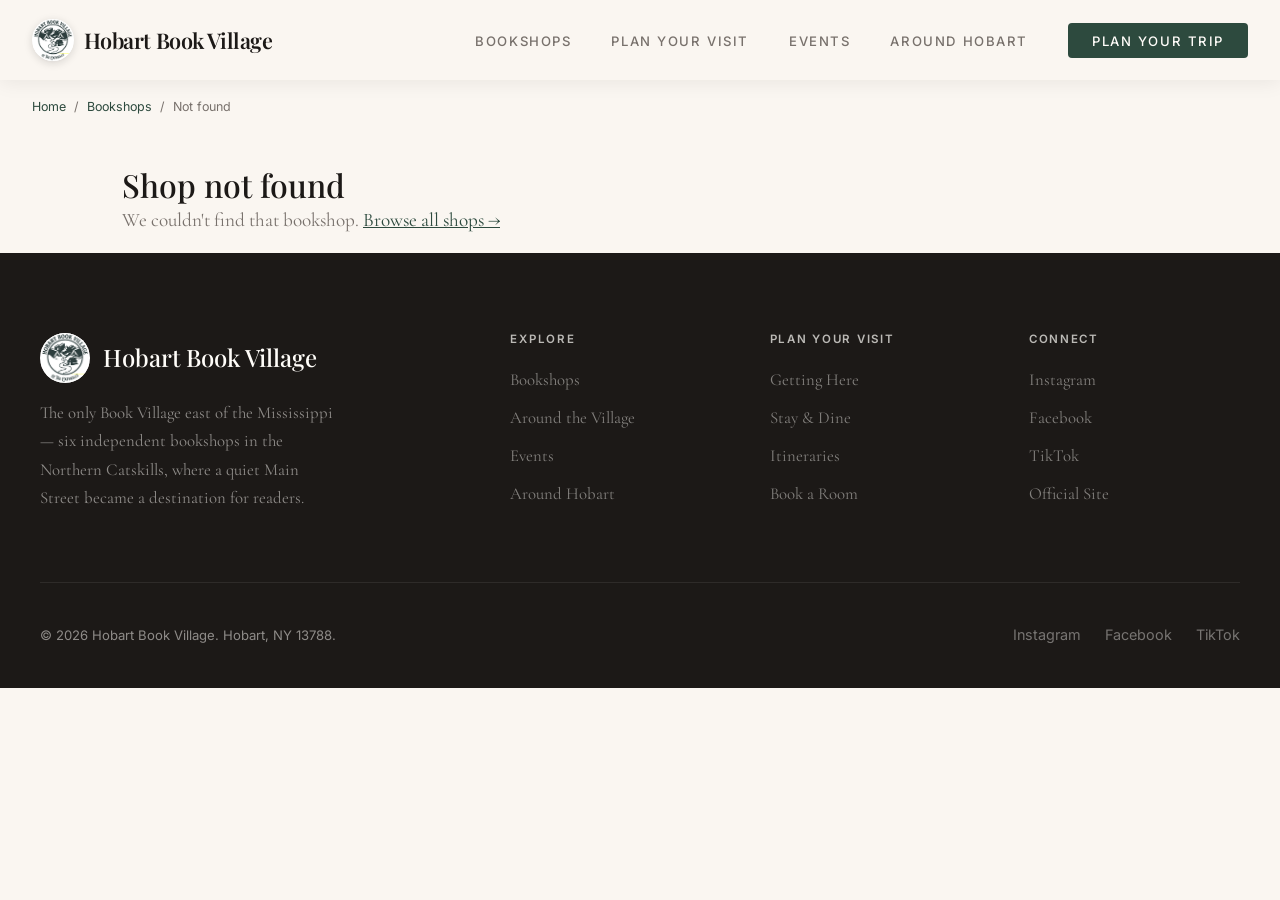
<file: shop.html>
<!DOCTYPE html>
<html lang="en">
<head>
    <meta charset="UTF-8">
    <meta name="viewport" content="width=device-width, initial-scale=1.0">
    <title>Bookshop — Hobart Book Village</title>
    <link rel="preconnect" href="https://fonts.googleapis.com">
    <link rel="preconnect" href="https://fonts.gstatic.com" crossorigin>
    <link href="https://fonts.googleapis.com/css2?family=Cormorant+Garamond:ital,wght@0,300;0,400;0,500;0,600;0,700;1,300;1,400;1,500&family=Inter:wght@300;400;500;600&family=Playfair+Display:ital,wght@0,400;0,500;0,600;0,700;1,400;1,500&display=swap" rel="stylesheet">
    <link rel="stylesheet" href="styles.css">
</head>
<body data-page="inner" data-active="bookshops">

    <!-- Navigation is injected by site.js -->

    <div class="breadcrumb">
        <a href="index.html">Home</a> &nbsp;/&nbsp;
        <a href="index.html#bookstores">Bookshops</a> &nbsp;/&nbsp;
        <span id="crumbName">Bookshop</span>
    </div>

    <main class="shop-page" id="shopPage">
        <p style="font-family:'Cormorant Garamond',serif; font-size:1.2rem; color:var(--warm-gray);">Loading&hellip;</p>
    </main>

    <!-- Footer is injected by site.js -->

    <script src="shops.js"></script>
    <script>
        (function () {
            var params = new URLSearchParams(window.location.search);
            var id = params.get("id");
            var shop = (window.SHOPS || []).find(function (s) { return s.id === id; });
            var page = document.getElementById("shopPage");

            if (!shop) {
                document.getElementById("crumbName").textContent = "Not found";
                page.innerHTML =
                    '<h1 style="font-family:\'Playfair Display\',serif;color:var(--ink);">Shop not found</h1>' +
                    '<p style="font-family:\'Cormorant Garamond\',serif;font-size:1.2rem;color:var(--warm-gray);">' +
                    'We couldn\'t find that bookshop. <a href="index.html#bookstores" style="color:var(--deep-green);">Browse all shops &rarr;</a></p>';
                return;
            }

            document.title = shop.name + " — Hobart Book Village";
            // crumbName is plain text, so decode any HTML entities in the name
            var tmp = document.createElement("div"); tmp.innerHTML = shop.name;
            document.getElementById("crumbName").textContent = tmp.textContent;

            var longHtml = shop.long.map(function (p) { return "<p>" + p + "</p>"; }).join("");
            var chips = shop.specialties.map(function (c) { return "<span>" + c + "</span>"; }).join("");
            var hours = shop.hours.map(function (h) {
                return '<div class="hours-row"><div class="hours-season">' + h.season + '</div>' +
                       '<div class="hours-text">' + h.text + '</div></div>';
            }).join("");

            var contact = "";
            if (shop.owners) contact += '<div class="info-row"><h3>Proprietors</h3><p>' + shop.owners + '</p></div>';
            contact += '<div class="info-row"><h3>Find It</h3><p>' + shop.address + ', Hobart, NY 13788</p></div>';
            if (shop.venue) contact += '<div class="info-row"><h3>Inside</h3><p>' + shop.venue + '</p></div>';
            if (shop.phone) contact += '<div class="info-row"><h3>Phone</h3><p>' + shop.phone + '</p></div>';
            if (shop.website) {
                contact += '<div class="info-row"><a class="btn btn-primary" href="' + shop.website +
                           '" target="_blank" rel="noopener">Visit Website &rarr;</a></div>';
            }

            page.innerHTML =
                '<img class="shop-cover" src="' + shop.image + '" alt="' + shop.name + '">' +
                '<div class="shop-layout">' +
                    '<div class="shop-main">' +
                        (shop.venue ? '<div><span class="venue-chip">&#8627; Inside ' + shop.venue + '</span></div>' : '') +
                        '<span class="bookstore-tag">' + shop.tags + '</span>' +
                        '<h1>' + shop.name + '</h1>' +
                        longHtml +
                        '<div class="specialty-chips">' + chips + '</div>' +
                    '</div>' +
                    '<aside class="shop-aside">' +
                        '<div class="info-row"><h3>Hours</h3>' + hours + '</div>' +
                        contact +
                    '</aside>' +
                '</div>' +
                '<a class="shop-back" href="index.html#bookstores" style="display:inline-block;margin:2rem 0;font-family:\'Inter\',sans-serif;font-size:0.8rem;text-transform:uppercase;letter-spacing:0.08em;color:var(--deep-green);text-decoration:none;">&larr; All bookshops</a>';
        })();
    </script>
    <script src="site.js"></script>
</body>
</html>
</file>
<file: styles.css>
*, *::before, *::after { box-sizing: border-box; margin: 0; padding: 0; }
        :root {
            --cream: #FAF6F1;
            --warm-white: #FFFDF9;
            --parchment: #F0E8DC;
            --leather: #8B6914;
            --deep-green: #2D4A3E;
            --forest: #1A3329;
            --ink: #1C1917;
            --warm-gray: #78716C;
            --light-gray: #D6D3D1;
            --gold: #D4A843;
            --sage: #87A889;
            --soft-shadow: 0 4px 30px rgba(28, 25, 23, 0.08);
        }
        html { scroll-behavior: smooth; font-size: 16px; }
        body { font-family: 'Inter', -apple-system, sans-serif; background: var(--cream); color: var(--ink); line-height: 1.7; overflow-x: hidden; }
        h1, h2, h3, h4 { font-family: 'Playfair Display', 'Cormorant Garamond', Georgia, serif; font-weight: 500; line-height: 1.2; }

        /* NAV */
        nav { position: fixed; top: 0; left: 0; right: 0; z-index: 1000; transition: all 0.4s ease; }
        nav.transparent { background: transparent; }
        nav.scrolled { background: rgba(250, 246, 241, 0.95); backdrop-filter: blur(20px); -webkit-backdrop-filter: blur(20px); box-shadow: 0 1px 20px rgba(28,25,23,0.08); }
        .nav-inner { max-width: 1300px; margin: 0 auto; padding: 1.2rem 2rem; display: flex; align-items: center; justify-content: space-between; }
        .nav-logo { font-family: 'Playfair Display', serif; font-size: 1.35rem; font-weight: 600; color: var(--ink); text-decoration: none; letter-spacing: -0.02em; transition: color 0.3s; display: flex; align-items: center; gap: 0.6rem; }
        nav.transparent .nav-logo { color: var(--warm-white); }
        nav.scrolled .nav-logo { color: var(--ink); }
        .nav-logo-img { height: 42px; width: 42px; border-radius: 50%; object-fit: contain; background: white; box-shadow: 0 2px 8px rgba(0,0,0,0.15); flex-shrink: 0; }
        .nav-links { display: flex; gap: 2.5rem; list-style: none; align-items: center; }
        .nav-links a { font-family: 'Inter', sans-serif; font-size: 0.82rem; font-weight: 500; text-transform: uppercase; letter-spacing: 0.12em; text-decoration: none; color: var(--ink); transition: color 0.3s; position: relative; }
        nav.transparent .nav-links a { color: rgba(255,253,249,0.85); }
        nav.transparent .nav-links a:hover { color: var(--warm-white); }
        nav.scrolled .nav-links a { color: var(--warm-gray); }
        nav.scrolled .nav-links a:hover { color: var(--ink); }
        .nav-links a::after { content: ''; position: absolute; bottom: -4px; left: 0; width: 0; height: 1.5px; background: var(--gold); transition: width 0.3s ease; }
        .nav-links a:hover::after { width: 100%; }
        .nav-cta { background: var(--deep-green) !important; color: var(--warm-white) !important; padding: 0.6rem 1.5rem !important; border-radius: 4px; transition: all 0.3s !important; }
        .nav-cta:hover { background: var(--forest) !important; transform: translateY(-1px); }
        .nav-cta::after { display: none !important; }
        .mobile-toggle { display: none; background: none; border: none; cursor: pointer; width: 28px; height: 20px; position: relative; }
        .mobile-toggle span { display: block; width: 100%; height: 2px; background: var(--ink); position: absolute; left: 0; transition: all 0.3s; }
        nav.transparent .mobile-toggle span { background: var(--warm-white); }
        .mobile-toggle span:nth-child(1) { top: 0; }
        .mobile-toggle span:nth-child(2) { top: 9px; }
        .mobile-toggle span:nth-child(3) { bottom: 0; }

        /* HERO */
        .hero { position: relative; min-height: 100vh; display: flex; align-items: center; justify-content: center; overflow: hidden; background: var(--forest); }
        .hero-bg { position: absolute; inset: 0; background: linear-gradient(180deg, rgba(26,51,41,0.3) 0%, rgba(26,51,41,0.5) 40%, rgba(26,51,41,0.75) 100%), url('https://images.unsplash.com/photo-1507842217343-583bb7270b66?w=1920&q=80') center/cover no-repeat; transform: scale(1.05); animation: heroZoom 20s ease-in-out infinite alternate; }
        @keyframes heroZoom { 0% { transform: scale(1.05); } 100% { transform: scale(1.12); } }
        .hero-content { position: relative; z-index: 2; text-align: center; max-width: 800px; padding: 2rem; }
        .hero-logo { width: 130px; height: 130px; border-radius: 50%; object-fit: contain; background: white; margin-bottom: 1.5rem; box-shadow: 0 4px 25px rgba(0,0,0,0.3); }
        .hero-badge { display: inline-block; font-family: 'Inter', sans-serif; font-size: 0.72rem; font-weight: 500; text-transform: uppercase; letter-spacing: 0.25em; color: var(--gold); margin-bottom: 2rem; padding: 0.5rem 1.5rem; border: 1px solid rgba(212,168,67,0.4); border-radius: 2px; }
        .hero h1 { font-size: clamp(2.8rem, 6vw, 5rem); color: var(--warm-white); margin-bottom: 1.5rem; font-weight: 400; letter-spacing: -0.02em; text-shadow: 0 2px 10px rgba(28,25,23,0.15); }
        .hero h1 em { font-style: italic; color: var(--gold); }
        .hero-sub { font-family: 'Cormorant Garamond', serif; font-size: clamp(1.15rem, 2vw, 1.45rem); color: rgba(255,253,249,0.8); max-width: 600px; margin: 0 auto 2.5rem; line-height: 1.8; font-weight: 300; }
        .hero-buttons { display: flex; gap: 1rem; justify-content: center; flex-wrap: wrap; }
        .btn { display: inline-flex; align-items: center; gap: 0.5rem; padding: 1rem 2.2rem; font-family: 'Inter', sans-serif; font-size: 0.82rem; font-weight: 500; text-transform: uppercase; letter-spacing: 0.12em; text-decoration: none; border-radius: 4px; transition: all 0.3s ease; cursor: pointer; border: none; }
        .btn-primary { background: var(--deep-green); color: var(--warm-white); }
        .btn-primary:hover { background: var(--forest); transform: translateY(-2px); box-shadow: 0 8px 25px rgba(45,74,62,0.3); }
        .btn-outline { background: transparent; color: var(--warm-white); border: 1.5px solid rgba(255,253,249,0.4); }
        .btn-outline:hover { border-color: var(--warm-white); background: rgba(255,253,249,0.08); }
        .hero-scroll { position: absolute; bottom: 2.5rem; left: 50%; transform: translateX(-50%); z-index: 2; display: flex; flex-direction: column; align-items: center; gap: 0.5rem; color: rgba(255,253,249,0.5); font-size: 0.7rem; letter-spacing: 0.15em; text-transform: uppercase; font-family: 'Inter', sans-serif; text-decoration: none; }
        .scroll-line { width: 1px; height: 40px; background: linear-gradient(to bottom, rgba(255,253,249,0.5), transparent); animation: scrollPulse 2s ease-in-out infinite; }
        @keyframes scrollPulse { 0%, 100% { opacity: 0.5; height: 40px; } 50% { opacity: 1; height: 50px; } }

        /* SECTIONS */
        section { padding: 6rem 2rem; }
        .section-container { max-width: 1200px; margin: 0 auto; }
        .section-header { text-align: center; margin-bottom: 4rem; }
        .section-label { font-family: 'Inter', sans-serif; font-size: 0.72rem; font-weight: 500; text-transform: uppercase; letter-spacing: 0.25em; color: var(--leather); margin-bottom: 1rem; display: block; }
        .section-title { font-size: clamp(2rem, 4vw, 3rem); color: var(--ink); margin-bottom: 1.2rem; font-weight: 400; }
        .section-desc { font-family: 'Cormorant Garamond', serif; font-size: 1.2rem; color: var(--warm-gray); max-width: 600px; margin: 0 auto; line-height: 1.8; }

        /* INTRO */
        .intro { background: var(--warm-white); padding: 5rem 2rem; }
        .intro-grid { max-width: 1100px; margin: 0 auto; display: grid; grid-template-columns: 1fr 1fr 1fr; gap: 3rem; text-align: center; }
        .intro-stat .number { font-family: 'Playfair Display', serif; font-size: 3.5rem; font-weight: 400; color: var(--deep-green); line-height: 1; margin-bottom: 0.5rem; }
        .intro-stat .label { font-family: 'Cormorant Garamond', serif; font-size: 1.15rem; color: var(--warm-gray); }
        .intro-divider { width: 40px; height: 1.5px; background: var(--gold); margin: 0.8rem auto; }

        /* BOOKSTORES */
        .bookstores { background: var(--cream); }
        .bookstore-grid { display: grid; grid-template-columns: repeat(auto-fill, minmax(340px, 1fr)); gap: 2rem; }
        .bookstore-card { background: var(--warm-white); border-radius: 8px; overflow: hidden; box-shadow: var(--soft-shadow); transition: all 0.4s ease; cursor: pointer; }
        .bookstore-card:hover { transform: translateY(-6px); box-shadow: 0 12px 40px rgba(28,25,23,0.12); }
        .bookstore-img { width: 100%; height: 220px; object-fit: cover; display: block; }
        .bookstore-info { padding: 1.8rem; }
        .bookstore-tag { display: inline-block; font-family: 'Inter', sans-serif; font-size: 0.65rem; font-weight: 600; text-transform: uppercase; letter-spacing: 0.15em; color: var(--leather); background: var(--parchment); padding: 0.3rem 0.8rem; border-radius: 2px; margin-bottom: 0.8rem; }
        .bookstore-name { font-family: 'Playfair Display', serif; font-size: 1.4rem; font-weight: 500; margin-bottom: 0.5rem; color: var(--ink); }
        .bookstore-desc { font-family: 'Cormorant Garamond', serif; font-size: 1.05rem; color: var(--warm-gray); line-height: 1.7; margin-bottom: 1rem; }
        .bookstore-meta { display: flex; align-items: center; gap: 1.5rem; font-size: 0.78rem; color: var(--warm-gray); font-family: 'Inter', sans-serif; }
        .bookstore-meta span { display: flex; align-items: center; gap: 0.4rem; }
        .bookstore-link { display: inline-block; font-family: 'Inter', sans-serif; font-size: 0.75rem; text-transform: uppercase; letter-spacing: 0.08em; color: var(--deep-green); text-decoration: none; margin-top: 0.8rem; transition: color 0.3s; }
        .bookstore-link:hover { color: var(--gold); }
        .bookstore-link::after { content: ' \2192'; }

        /* EVENTS */
        .events { background: var(--forest); color: var(--warm-white); }
        .events .section-label { color: var(--gold); }
        .events .section-title { color: var(--warm-white); }
        .events .section-desc { color: rgba(255,253,249,0.65); }
        .events-grid { display: grid; grid-template-columns: 1fr 1fr; gap: 2rem; }
        .event-card { display: flex; gap: 1.5rem; padding: 2rem; background: rgba(255,253,249,0.05); border: 1px solid rgba(255,253,249,0.08); border-radius: 8px; transition: all 0.3s ease; }
        .event-card:hover { background: rgba(255,253,249,0.08); border-color: rgba(212,168,67,0.3); }
        .event-date { flex-shrink: 0; text-align: center; width: 86px; }
        .event-date .month { display: block; font-family: 'Inter', sans-serif; font-size: 0.66rem; text-transform: uppercase; letter-spacing: 0.12em; color: var(--gold); font-weight: 600; white-space: nowrap; }
        .event-date .day { display: block; font-family: 'Playfair Display', serif; font-size: 1.85rem; font-weight: 400; line-height: 1.15; color: var(--warm-white); white-space: nowrap; }
        .event-details h3 { font-size: 1.2rem; font-weight: 500; margin-bottom: 0.4rem; color: var(--warm-white); }
        .event-details p { font-family: 'Cormorant Garamond', serif; font-size: 1.05rem; color: rgba(255,253,249,0.6); line-height: 1.6; }
        .event-type { display: inline-block; font-family: 'Inter', sans-serif; font-size: 0.6rem; text-transform: uppercase; letter-spacing: 0.12em; color: var(--sage); margin-bottom: 0.4rem; }

        /* STAY & DINE */
        .stay-dine { background: var(--warm-white); }
        .stay-grid { display: grid; grid-template-columns: 1fr 1fr; gap: 3rem; }
        .stay-card { position: relative; border-radius: 8px; overflow: hidden; min-height: 500px; display: flex; align-items: flex-end; cursor: pointer; }
        .stay-card-bg { position: absolute; inset: 0; background-size: cover; background-position: center; transition: transform 0.6s ease; }
        .stay-card:hover .stay-card-bg { transform: scale(1.05); }
        .stay-card-overlay { position: absolute; inset: 0; background: linear-gradient(to top, rgba(28,25,23,0.85) 0%, rgba(28,25,23,0.2) 60%, transparent 100%); }
        .stay-card-content { position: relative; z-index: 2; padding: 2.5rem; width: 100%; }
        .stay-card-content .tag { font-family: 'Inter', sans-serif; font-size: 0.65rem; text-transform: uppercase; letter-spacing: 0.2em; color: var(--gold); margin-bottom: 0.8rem; display: block; }
        .stay-card-content h3 { font-size: 1.8rem; color: var(--warm-white); margin-bottom: 0.6rem; font-weight: 500; }
        .stay-card-content p { font-family: 'Cormorant Garamond', serif; font-size: 1.1rem; color: rgba(255,253,249,0.7); line-height: 1.7; margin-bottom: 1.2rem; }
        .stay-card-content .link { font-family: 'Inter', sans-serif; font-size: 0.78rem; text-transform: uppercase; letter-spacing: 0.12em; color: var(--gold); text-decoration: none; display: inline-flex; align-items: center; gap: 0.5rem; transition: gap 0.3s; }
        .stay-card-content .link:hover { gap: 0.8rem; }

        /* VISIT */
        .visit { background: var(--cream); }
        .visit-features { display: grid; grid-template-columns: repeat(4, 1fr); gap: 2rem; margin-bottom: 4rem; }
        .visit-feature { text-align: center; padding: 2.5rem 1.5rem; background: var(--warm-white); border-radius: 8px; box-shadow: var(--soft-shadow); transition: all 0.3s ease; }
        .visit-feature:hover { transform: translateY(-4px); box-shadow: 0 8px 30px rgba(28,25,23,0.1); }
        .visit-icon { font-size: 2.5rem; margin-bottom: 1.2rem; display: block; }
        .visit-feature h3 { font-size: 1.15rem; margin-bottom: 0.6rem; font-weight: 500; }
        .visit-feature p { font-family: 'Cormorant Garamond', serif; font-size: 1rem; color: var(--warm-gray); line-height: 1.6; }
        .visit-callout { background: var(--parchment); border-radius: 8px; padding: 3.5rem; display: flex; align-items: center; gap: 3rem; }
        .visit-callout-text { flex: 1; }
        .visit-callout h3 { font-size: 1.8rem; margin-bottom: 0.8rem; }
        .visit-callout p { font-family: 'Cormorant Garamond', serif; font-size: 1.1rem; color: var(--warm-gray); line-height: 1.7; margin-bottom: 1.5rem; }
        .visit-callout-map { flex: 1; height: 300px; border-radius: 8px; overflow: hidden; }
        .visit-callout-map iframe { width: 100%; height: 100%; border: 0; }

        /* SOCIAL */
        .social { background: var(--warm-white); text-align: center; }
        .insta-grid { display: grid; grid-template-columns: repeat(6, 1fr); gap: 0.5rem; margin-top: 3rem; }
        .insta-item { aspect-ratio: 1; overflow: hidden; border-radius: 4px; position: relative; cursor: pointer; }
        .insta-item img { width: 100%; height: 100%; object-fit: cover; transition: transform 0.5s ease; }
        .insta-item:hover img { transform: scale(1.1); }
        .insta-item::after { content: ''; position: absolute; inset: 0; background: rgba(45,74,62,0); transition: background 0.3s; }
        .insta-item:hover::after { background: rgba(45,74,62,0.3); }

        /* SOCIAL ACCOUNTS */
        .social-accounts { background: var(--cream); padding: 2rem 2rem 0; }
        .social-accounts-grid { max-width: 1000px; margin: 0 auto; display: grid; grid-template-columns: repeat(auto-fill, minmax(220px, 1fr)); gap: 1rem; }
        .social-account { display: flex; align-items: center; gap: 0.8rem; padding: 1rem 1.2rem; background: var(--warm-white); border-radius: 6px; text-decoration: none; color: var(--ink); transition: all 0.3s; border: 1px solid transparent; }
        .social-account:hover { border-color: var(--gold); transform: translateY(-2px); box-shadow: var(--soft-shadow); }
        .social-account .platform { font-family: 'Inter', sans-serif; font-size: 0.6rem; text-transform: uppercase; letter-spacing: 0.1em; color: var(--leather); }
        .social-account .handle { font-family: 'Inter', sans-serif; font-size: 0.85rem; font-weight: 500; }
        .social-account .desc { font-family: 'Cormorant Garamond', serif; font-size: 0.9rem; color: var(--warm-gray); }
        .social-icon { width: 36px; height: 36px; border-radius: 8px; display: flex; align-items: center; justify-content: center; font-size: 1.1rem; flex-shrink: 0; background: var(--parchment); }

        /* NEWSLETTER */
        .newsletter { background: var(--parchment); padding: 5rem 2rem; }
        .newsletter-inner { max-width: 650px; margin: 0 auto; text-align: center; }
        .newsletter h2 { font-size: 2rem; margin-bottom: 0.8rem; }
        .newsletter p { font-family: 'Cormorant Garamond', serif; font-size: 1.15rem; color: var(--warm-gray); margin-bottom: 2rem; }
        .newsletter-form { display: flex; gap: 0.8rem; max-width: 500px; margin: 0 auto; }
        .newsletter-form input { flex: 1; padding: 1rem 1.3rem; font-family: 'Inter', sans-serif; font-size: 0.88rem; border: 1.5px solid var(--light-gray); border-radius: 4px; background: var(--warm-white); color: var(--ink); outline: none; transition: border-color 0.3s; }
        .newsletter-form input:focus { border-color: var(--deep-green); }
        .newsletter-form input::placeholder { color: var(--light-gray); }
        .newsletter-form button { padding: 1rem 2rem; background: var(--deep-green); color: var(--warm-white); border: none; border-radius: 4px; font-family: 'Inter', sans-serif; font-size: 0.8rem; font-weight: 500; text-transform: uppercase; letter-spacing: 0.1em; cursor: pointer; transition: all 0.3s; white-space: nowrap; }
        .newsletter-form button:hover { background: var(--forest); }

        /* HISTORY */
        .history { background: var(--parchment); }
        .history-content { max-width: 900px; margin: 0 auto; }
        .history-timeline { position: relative; padding-left: 3rem; }
        .history-timeline::before { content: ''; position: absolute; left: 0; top: 0; bottom: 0; width: 2px; background: linear-gradient(to bottom, var(--gold), var(--leather), var(--deep-green)); }
        .timeline-item { position: relative; margin-bottom: 3rem; padding-bottom: 1rem; }
        .timeline-item::before { content: ''; position: absolute; left: -3rem; top: 0.5rem; width: 12px; height: 12px; border-radius: 50%; background: var(--gold); border: 3px solid var(--parchment); box-shadow: 0 0 0 2px var(--gold); z-index: 1; }
        .timeline-year { font-family: 'Playfair Display', serif; font-size: 1.5rem; color: var(--deep-green); margin-bottom: 0.5rem; font-weight: 500; }
        .timeline-title { font-family: 'Playfair Display', serif; font-size: 1.15rem; color: var(--ink); margin-bottom: 0.5rem; font-weight: 500; }
        .timeline-text { font-family: 'Cormorant Garamond', serif; font-size: 1.1rem; color: var(--warm-gray); line-height: 1.8; }
        .history-quote { background: var(--warm-white); border-radius: 8px; padding: 2.5rem 3rem; margin: 3rem 0; position: relative; box-shadow: var(--soft-shadow); }
        .history-quote::before { content: '\201C'; font-family: 'Playfair Display', serif; font-size: 5rem; color: var(--gold); position: absolute; top: -0.5rem; left: 1.5rem; line-height: 1; opacity: 0.5; }
        .history-quote p { font-family: 'Cormorant Garamond', serif; font-size: 1.3rem; font-style: italic; color: var(--ink); line-height: 1.7; padding-left: 1rem; }
        .history-quote .attribution { font-family: 'Inter', sans-serif; font-size: 0.8rem; color: var(--warm-gray); margin-top: 1rem; padding-left: 1rem; font-style: normal; }

        /* FOOTER */
        footer { background: var(--ink); color: rgba(255,253,249,0.5); padding: 5rem 2rem 2.5rem; }
        .footer-grid { max-width: 1200px; margin: 0 auto 4rem; display: grid; grid-template-columns: 2fr 1fr 1fr 1fr; gap: 3rem; }
        .footer-brand { display: flex; flex-direction: column; gap: 1rem; }
        .footer-brand-logo { display: flex; align-items: center; gap: 0.8rem; }
        .footer-brand-logo img { width: 50px; height: 50px; border-radius: 50%; object-fit: contain; background: white; }
        .footer-brand h3 { font-size: 1.5rem; color: var(--warm-white); }
        .footer-brand p { font-family: 'Cormorant Garamond', serif; font-size: 1.05rem; line-height: 1.7; max-width: 300px; }
        .footer-col h4 { font-family: 'Inter', sans-serif; font-size: 0.72rem; font-weight: 600; text-transform: uppercase; letter-spacing: 0.15em; color: rgba(255,253,249,0.7); margin-bottom: 1.2rem; }
        .footer-col ul { list-style: none; }
        .footer-col li { margin-bottom: 0.6rem; }
        .footer-col a { color: rgba(255,253,249,0.45); text-decoration: none; transition: color 0.3s; font-family: 'Cormorant Garamond', serif; font-size: 1.05rem; }
        .footer-col a:hover { color: var(--gold); }
        .footer-bottom { max-width: 1200px; margin: 0 auto; padding-top: 2.5rem; border-top: 1px solid rgba(255,253,249,0.08); display: flex; justify-content: space-between; align-items: center; font-size: 0.82rem; }
        .footer-social { display: flex; gap: 1.5rem; }
        .footer-social a { color: rgba(255,253,249,0.4); text-decoration: none; transition: color 0.3s; font-size: 0.9rem; }
        .footer-social a:hover { color: var(--gold); }

        /* ANIMATIONS */
        .fade-up { opacity: 0; transform: translateY(30px); transition: opacity 0.8s ease, transform 0.8s ease; }
        .fade-up.visible { opacity: 1; transform: translateY(0); }

        /* RESPONSIVE */
        @media (max-width: 1024px) {
            .events-grid { grid-template-columns: 1fr; }
            .stay-grid { grid-template-columns: 1fr; }
            .visit-features { grid-template-columns: repeat(2, 1fr); }
            .footer-grid { grid-template-columns: 1fr 1fr; gap: 2rem; }
        }
        @media (max-width: 768px) {
            section { padding: 4rem 1.5rem; }
            .nav-links { display: none; }
            .mobile-toggle { display: block; }
            .intro-grid { grid-template-columns: 1fr; gap: 2rem; }
            .bookstore-grid { grid-template-columns: 1fr; }
            .visit-features { grid-template-columns: 1fr; }
            .visit-callout { flex-direction: column; }
            .insta-grid { grid-template-columns: repeat(3, 1fr); }
            .newsletter-form { flex-direction: column; }
            .footer-grid { grid-template-columns: 1fr; }
            .footer-bottom { flex-direction: column; gap: 1rem; text-align: center; }
            .stay-card { min-height: 400px; }
            .nav-links.open { display: flex; flex-direction: column; position: absolute; top: 100%; left: 0; right: 0; background: rgba(250,246,241,0.98); backdrop-filter: blur(20px); padding: 2rem; gap: 1.5rem; }
            .nav-links.open a { color: var(--ink) !important; }
        }
        @media (max-width: 480px) { .hero h1 { font-size: 2.2rem; } .hero-sub { font-size: 1.05rem; } }

        /* ============================================================
           Multi-page additions (shop pages, plan, events, around)
           ============================================================ */

        /* Make a whole bookshop card a clickable link to its page */
        a.bookstore-card { display: block; text-decoration: none; color: inherit; }

        /* Shared "venue" badge — groups shops that share a building/store */
        .venue-chip { display: inline-flex; align-items: center; gap: 0.35rem; font-family: 'Inter', sans-serif; font-size: 0.6rem; font-weight: 600; text-transform: uppercase; letter-spacing: 0.12em; color: var(--deep-green); background: rgba(45,74,62,0.09); border: 1px solid rgba(45,74,62,0.22); padding: 0.3rem 0.7rem; border-radius: 20px; margin-bottom: 0.7rem; }

        /* Inner pages have no hero, so push content below the fixed nav */
        body.has-solid-nav { padding-top: 74px; }

        /* Inner-page banner */
        .subpage-hero { padding: 3.5rem 2rem 3.5rem; text-align: center; background: var(--deep-green); color: var(--warm-white); }
        .subpage-hero .eyebrow { display: inline-block; font-family: 'Inter', sans-serif; font-size: 0.7rem; text-transform: uppercase; letter-spacing: 0.25em; color: var(--gold); margin-bottom: 1rem; }
        .subpage-hero h1 { font-family: 'Playfair Display', serif; font-size: clamp(2.2rem, 5vw, 3.4rem); font-weight: 500; line-height: 1.12; }
        .subpage-hero p { font-family: 'Cormorant Garamond', serif; font-size: 1.25rem; color: rgba(255,253,249,0.82); max-width: 640px; margin: 1.1rem auto 0; line-height: 1.6; }

        .breadcrumb { max-width: 1300px; margin: 0 auto; padding: 1.4rem 2rem 0; font-family: 'Inter', sans-serif; font-size: 0.78rem; color: var(--warm-gray); }
        .breadcrumb a { color: var(--deep-green); text-decoration: none; }
        .breadcrumb a:hover { color: var(--gold); }

        /* Centered CTA under a section (e.g. "See all events") */
        .section-cta { text-align: center; margin-top: 3rem; }

        /* ---- Shop detail page ---- */
        .shop-page { max-width: 1100px; margin: 0 auto; padding: 3rem 2rem 1rem; }
        .shop-cover { width: 100%; height: 380px; object-fit: cover; border-radius: 10px; box-shadow: var(--soft-shadow); display: block; }
        .shop-layout { display: grid; grid-template-columns: 1fr 320px; gap: 3rem; margin-top: 2.5rem; }
        .shop-main h1 { font-family: 'Playfair Display', serif; font-size: 2.6rem; font-weight: 500; color: var(--ink); margin: 0.8rem 0 1.2rem; }
        .shop-main p { font-family: 'Cormorant Garamond', serif; font-size: 1.2rem; color: var(--warm-gray); line-height: 1.85; margin-bottom: 1.2rem; }
        .specialty-chips { display: flex; flex-wrap: wrap; gap: 0.6rem; margin: 1.8rem 0 0; }
        .specialty-chips span { font-family: 'Inter', sans-serif; font-size: 0.75rem; color: var(--leather); background: var(--parchment); padding: 0.4rem 0.95rem; border-radius: 20px; }
        .shop-aside { align-self: start; position: sticky; top: 100px; background: var(--warm-white); border: 1px solid var(--parchment); border-radius: 10px; padding: 1.8rem; box-shadow: var(--soft-shadow); }
        .shop-aside .info-row { margin-bottom: 1.5rem; }
        .shop-aside .info-row:last-child { margin-bottom: 0; }
        .shop-aside h3 { font-family: 'Inter', sans-serif; font-size: 0.68rem; text-transform: uppercase; letter-spacing: 0.15em; color: var(--leather); margin-bottom: 0.45rem; }
        .shop-aside .info-row p { font-family: 'Cormorant Garamond', serif; font-size: 1.08rem; color: var(--ink); line-height: 1.55; margin: 0; }
        .shop-aside .hours-row { margin-bottom: 0.9rem; }
        .shop-aside .hours-season { font-family: 'Inter', sans-serif; font-size: 0.7rem; text-transform: uppercase; letter-spacing: 0.06em; color: var(--deep-green); }
        .shop-aside .hours-text { font-family: 'Cormorant Garamond', serif; font-size: 1.05rem; color: var(--ink); line-height: 1.45; }
        .shop-aside .btn { margin-top: 0.3rem; width: 100%; justify-content: center; }
        @media (max-width: 760px) { .shop-layout { grid-template-columns: 1fr; gap: 2rem; } .shop-aside { position: static; } .shop-cover { height: 240px; } }

        /* ---- Itinerary tabs (Plan Your Visit) ---- */
        .tabs-section { padding: 4rem 2rem; }
        .tabs-container { max-width: 1000px; margin: 0 auto; }
        .tab-buttons { display: flex; gap: 0.5rem; margin-bottom: 3rem; justify-content: center; flex-wrap: wrap; }
        .tab-btn { font-family: 'Inter', sans-serif; font-size: 0.82rem; font-weight: 500; text-transform: uppercase; letter-spacing: 0.1em; padding: 0.8rem 1.8rem; border: 1.5px solid var(--light-gray); background: var(--warm-white); color: var(--warm-gray); border-radius: 4px; cursor: pointer; transition: all 0.3s; }
        .tab-btn:hover { border-color: var(--deep-green); color: var(--deep-green); }
        .tab-btn.active { background: var(--deep-green); color: var(--warm-white); border-color: var(--deep-green); }
        .tab-content { display: none; }
        .tab-content.active { display: block; animation: fadeIn 0.4s ease; }
        @keyframes fadeIn { from { opacity: 0; transform: translateY(10px); } to { opacity: 1; transform: translateY(0); } }
        .itin-day { background: var(--warm-white); border-radius: 8px; padding: 2.5rem; margin-bottom: 2rem; box-shadow: var(--soft-shadow); }
        .itin-day-header { display: flex; align-items: center; gap: 1.2rem; margin-bottom: 1.5rem; }
        .itin-day-num { width: 50px; height: 50px; border-radius: 50%; background: var(--deep-green); color: var(--warm-white); display: flex; align-items: center; justify-content: center; font-family: 'Playfair Display', serif; font-size: 1.3rem; flex-shrink: 0; }
        .itin-day-title { font-family: 'Playfair Display', serif; font-size: 1.4rem; color: var(--ink); }
        .itin-day-subtitle { font-family: 'Cormorant Garamond', serif; font-size: 1.05rem; color: var(--warm-gray); }
        .itin-block { display: flex; gap: 1rem; margin-bottom: 1.2rem; padding: 1rem 0; border-bottom: 1px solid rgba(0,0,0,0.04); }
        .itin-block:last-child { border-bottom: none; margin-bottom: 0; }
        .itin-time { flex-shrink: 0; width: 90px; font-family: 'Inter', sans-serif; font-size: 0.78rem; font-weight: 600; color: var(--leather); text-transform: uppercase; letter-spacing: 0.05em; padding-top: 0.15rem; }
        .itin-activity h4 { font-family: 'Playfair Display', serif; font-size: 1.1rem; font-weight: 500; margin-bottom: 0.3rem; }
        .itin-activity p { font-family: 'Cormorant Garamond', serif; font-size: 1.05rem; color: var(--warm-gray); line-height: 1.6; }
        .itin-tip { background: var(--parchment); border-radius: 6px; padding: 1.2rem 1.5rem; margin-top: 1.5rem; display: flex; gap: 0.8rem; align-items: flex-start; }
        .itin-tip-icon { font-size: 1.2rem; flex-shrink: 0; margin-top: 0.1rem; }
        .itin-tip p { font-family: 'Cormorant Garamond', serif; font-size: 1rem; color: var(--warm-gray); line-height: 1.6; }
        .itin-tip strong { color: var(--ink); }

        /* ---- Where to stay (Plan Your Visit) ---- */
        .stays-section { background: var(--warm-white); padding: 5rem 2rem; }
        .stays-container { max-width: 1100px; margin: 0 auto; }
        .stays-header { text-align: center; margin-bottom: 3rem; }
        .stays-header .label { font-family: 'Inter', sans-serif; font-size: 0.72rem; font-weight: 500; text-transform: uppercase; letter-spacing: 0.25em; color: var(--leather); margin-bottom: 1rem; display: block; }
        .stays-header h2 { font-family: 'Playfair Display', serif; font-size: clamp(1.8rem, 3vw, 2.5rem); margin-bottom: 1rem; font-weight: 500; }
        .stays-header p { font-family: 'Cormorant Garamond', serif; font-size: 1.15rem; color: var(--warm-gray); max-width: 600px; margin: 0 auto; }
        .stays-featured { background: var(--forest); border-radius: 8px; padding: 3rem; margin-bottom: 2.5rem; display: flex; gap: 2.5rem; align-items: center; color: var(--warm-white); }
        .stays-featured-img { width: 200px; height: 200px; border-radius: 8px; object-fit: cover; flex-shrink: 0; }
        .stays-featured .tag { font-family: 'Inter', sans-serif; font-size: 0.65rem; text-transform: uppercase; letter-spacing: 0.2em; color: var(--gold); margin-bottom: 0.6rem; display: block; }
        .stays-featured h3 { font-family: 'Playfair Display', serif; font-size: 1.6rem; margin-bottom: 0.5rem; font-weight: 500; }
        .stays-featured p { font-family: 'Cormorant Garamond', serif; font-size: 1.1rem; color: rgba(255,253,249,0.75); line-height: 1.7; margin-bottom: 1rem; }
        .stays-featured .link { font-family: 'Inter', sans-serif; font-size: 0.78rem; text-transform: uppercase; letter-spacing: 0.12em; color: var(--gold); text-decoration: none; }
        .stays-grid { display: grid; grid-template-columns: repeat(auto-fill, minmax(320px, 1fr)); gap: 1.5rem; }
        .stay-listing { background: var(--cream); border-radius: 8px; padding: 1.8rem; transition: all 0.3s; border: 1px solid transparent; }
        .stay-listing:hover { border-color: var(--gold); transform: translateY(-3px); box-shadow: var(--soft-shadow); }
        .stay-listing h3 { font-family: 'Playfair Display', serif; font-size: 1.15rem; margin-bottom: 0.4rem; font-weight: 500; }
        .stay-listing .type { font-family: 'Inter', sans-serif; font-size: 0.68rem; text-transform: uppercase; letter-spacing: 0.12em; color: var(--leather); margin-bottom: 0.6rem; display: block; }
        .stay-listing p { font-family: 'Cormorant Garamond', serif; font-size: 1rem; color: var(--warm-gray); line-height: 1.6; margin-bottom: 1rem; }
        .stay-listing a { font-family: 'Inter', sans-serif; font-size: 0.75rem; text-transform: uppercase; letter-spacing: 0.1em; color: var(--deep-green); text-decoration: none; font-weight: 500; }
        .stay-listing a:hover { color: var(--leather); }
        @media (max-width: 768px) {
            .tab-buttons { gap: 0.3rem; }
            .tab-btn { padding: 0.6rem 1rem; font-size: 0.72rem; }
            .itin-block { flex-direction: column; gap: 0.3rem; }
            .itin-time { width: auto; }
            .stays-featured { flex-direction: column; text-align: center; }
            .stays-featured-img { width: 100%; height: 200px; }
            .stays-grid { grid-template-columns: 1fr; }
        }
</file>
